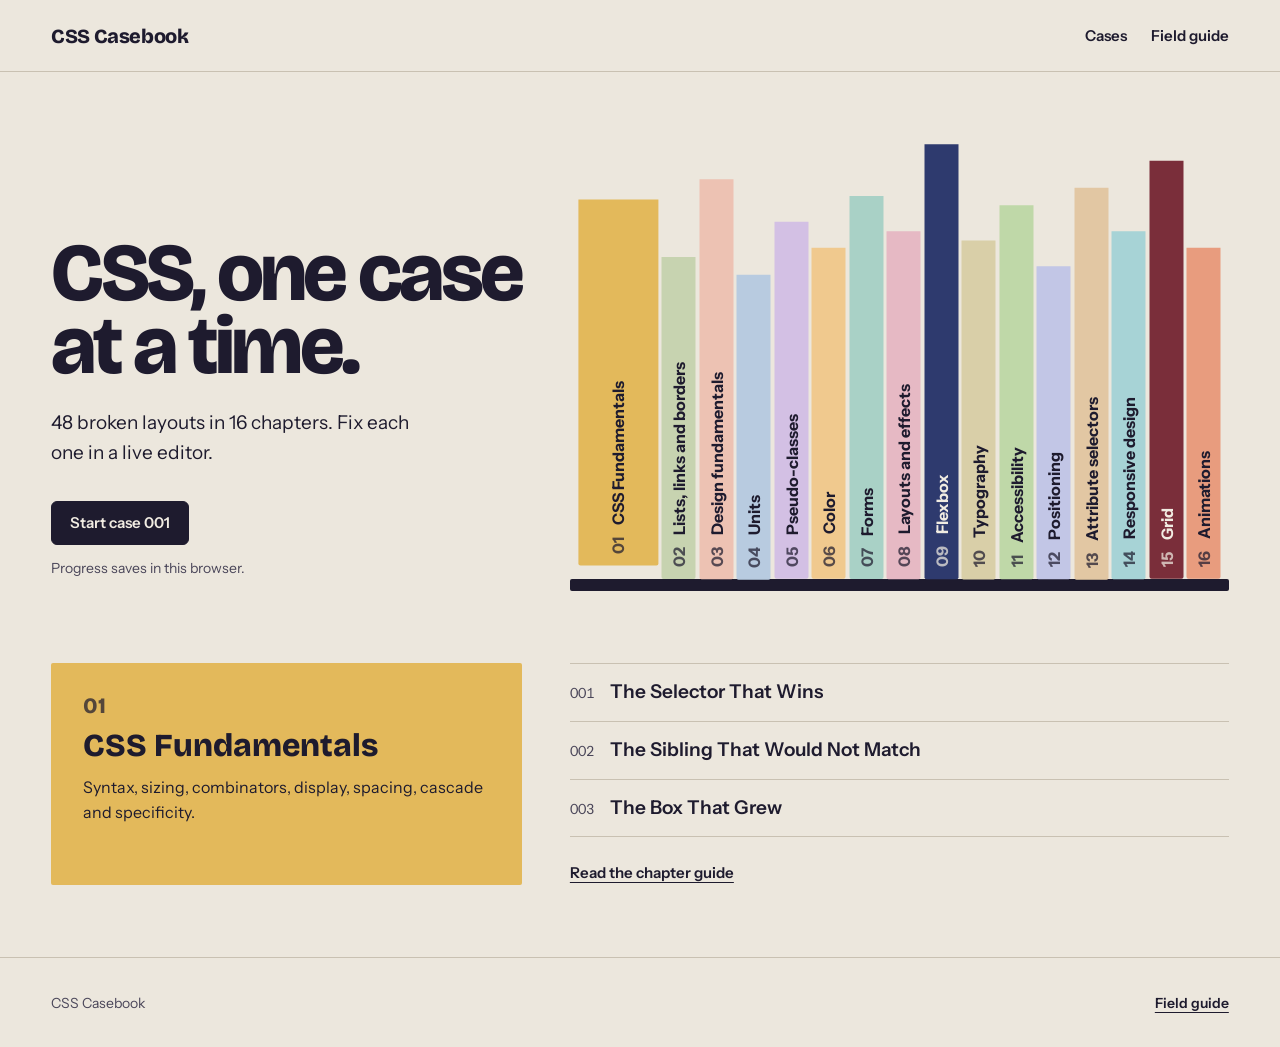
<file: index.html>
<!doctype html>
<html lang="en">
  <head>
    <meta charset="UTF-8" />
    <meta name="viewport" content="width=device-width, initial-scale=1.0" />
    <meta
      name="description"
      content="48 broken layouts in 16 chapters. Learn CSS by fixing each one in a live editor."
    />
    <title>CSS Casebook</title>
    <link rel="preconnect" href="https://fonts.googleapis.com" />
    <link rel="preconnect" href="https://fonts.gstatic.com" crossorigin />
    <link
      href="https://fonts.googleapis.com/css2?family=Bricolage+Grotesque:opsz,wght@12..96,800&family=Fragment+Mono&family=Instrument+Sans:wght@400;600&display=swap"
      rel="stylesheet"
    />
    <link rel="stylesheet" href="styles.css" />
    <link rel="stylesheet" href="shelf.css?v=1" />
  </head>
  <body class="home-page">
    <a class="skip-link" href="#main-content">Skip to content</a>
    <header class="public-header">
      <a class="brand" href="index.html">CSS Casebook</a>
      <nav aria-label="Primary navigation">
        <a href="cases.html">Cases</a><a href="field-guide.html">Field guide</a>
      </nav>
    </header>

    <main id="main-content" class="public-main">
      <section class="shelf-hero" aria-labelledby="home-title">
        <div class="shelf-intro">
          <h1 id="home-title">CSS, one case at a time.</h1>
          <p class="lead">
            48 broken layouts in 16 chapters. Fix each one in a live editor.
          </p>
          <a
            class="primary-button button-link"
            data-continue-link
            href="case.html?id=001"
            >Start case 001</a
          >
          <p class="quiet-note">Progress saves in this browser.</p>
        </div>

        <div class="shelf-wrap">
          <div class="shelf" id="shelf" role="group" aria-label="Chapters">
            <button class="spine" type="button" data-chapter="01" aria-pressed="false"><span class="spine-no">01</span><span class="spine-title">CSS Fundamentals</span></button>
            <button class="spine" type="button" data-chapter="02" aria-pressed="false"><span class="spine-no">02</span><span class="spine-title">Lists, links and borders</span></button>
            <button class="spine" type="button" data-chapter="03" aria-pressed="false"><span class="spine-no">03</span><span class="spine-title">Design fundamentals</span></button>
            <button class="spine" type="button" data-chapter="04" aria-pressed="false"><span class="spine-no">04</span><span class="spine-title">Units</span></button>
            <button class="spine" type="button" data-chapter="05" aria-pressed="false"><span class="spine-no">05</span><span class="spine-title">Pseudo-classes</span></button>
            <button class="spine" type="button" data-chapter="06" aria-pressed="false"><span class="spine-no">06</span><span class="spine-title">Color</span></button>
            <button class="spine" type="button" data-chapter="07" aria-pressed="false"><span class="spine-no">07</span><span class="spine-title">Forms</span></button>
            <button class="spine" type="button" data-chapter="08" aria-pressed="false"><span class="spine-no">08</span><span class="spine-title">Layouts and effects</span></button>
            <button class="spine" type="button" data-chapter="09" aria-pressed="false"><span class="spine-no">09</span><span class="spine-title">Flexbox</span></button>
            <button class="spine" type="button" data-chapter="10" aria-pressed="false"><span class="spine-no">10</span><span class="spine-title">Typography</span></button>
            <button class="spine" type="button" data-chapter="11" aria-pressed="false"><span class="spine-no">11</span><span class="spine-title">Accessibility</span></button>
            <button class="spine" type="button" data-chapter="12" aria-pressed="false"><span class="spine-no">12</span><span class="spine-title">Positioning</span></button>
            <button class="spine" type="button" data-chapter="13" aria-pressed="false"><span class="spine-no">13</span><span class="spine-title">Attribute selectors</span></button>
            <button class="spine" type="button" data-chapter="14" aria-pressed="false"><span class="spine-no">14</span><span class="spine-title">Responsive design</span></button>
            <button class="spine" type="button" data-chapter="15" aria-pressed="false"><span class="spine-no">15</span><span class="spine-title">Grid</span></button>
            <button class="spine" type="button" data-chapter="16" aria-pressed="false"><span class="spine-no">16</span><span class="spine-title">Animations</span></button>
          </div>
          <div class="shelf-plank" aria-hidden="true"></div>
        </div>
      </section>

      <section class="open-book" id="open-book" aria-live="polite"></section>
    </main>

    <footer class="public-footer">
      <span>CSS Casebook</span><a href="field-guide.html">Field guide</a>
    </footer>
    <script src="curriculum-data.js?v=1"></script>
    <script src="case-data.js?v=7"></script>
    <script src="progress.js?v=6"></script>
    <script src="shelf.js?v=1"></script>
  </body>
</html>
</file>
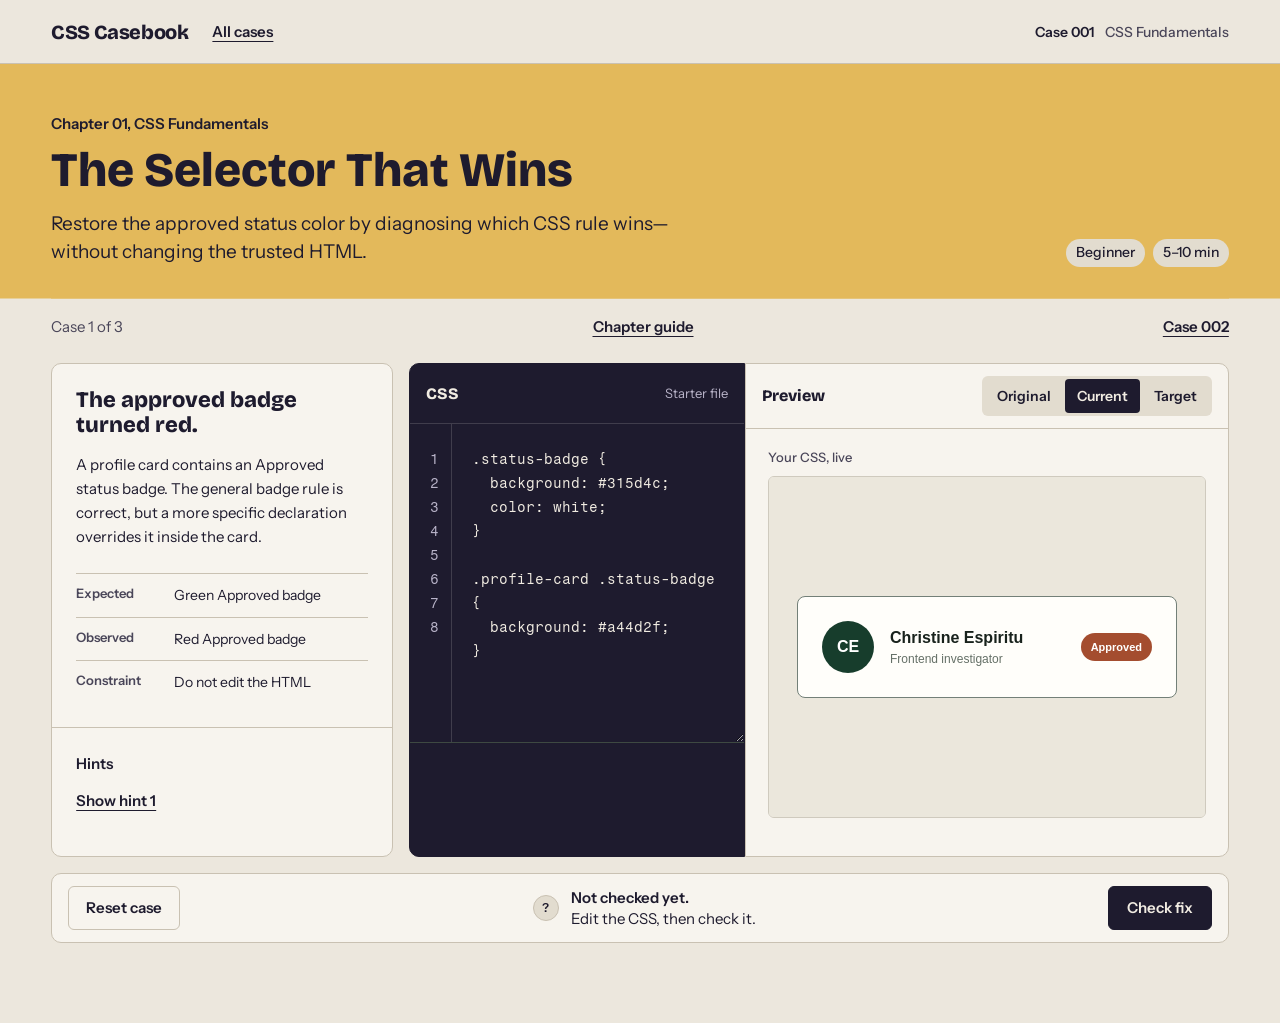
<file: case.html>
<!doctype html>
<html lang="en">
  <head>
    <meta charset="UTF-8" />
    <meta name="viewport" content="width=device-width, initial-scale=1.0" />
    <meta
      name="description"
      content="An interactive CSS Casebook debugging investigation."
    />
    <title>Case | CSS Casebook</title>
    <link rel="preconnect" href="https://fonts.googleapis.com" />
    <link rel="preconnect" href="https://fonts.gstatic.com" crossorigin />
    <link
      href="https://fonts.googleapis.com/css2?family=Bricolage+Grotesque:opsz,wght@12..96,800&family=Fragment+Mono&family=Instrument+Sans:wght@400;600&display=swap"
      rel="stylesheet"
    />
    <link rel="stylesheet" href="styles.css" />
    <link rel="stylesheet" href="shelf.css?v=1" />
  </head>
  <body>
    <a class="skip-link" href="#case-app">Skip to content</a>
    <header class="site-header">
      <a class="brand" href="index.html">CSS Casebook</a
      ><a class="back-link" href="cases.html">All cases</a>
      <p class="case-count">
        <strong id="header-case-id">Case</strong>
        <span id="header-chapter"></span>
      </p>
    </header>
    <main id="case-app" hidden>
      <section class="case-heading chapter-band" aria-labelledby="case-title">
        <div>
          <p class="band-chapter" id="band-chapter"></p>
          <h1 id="case-title"></h1>
          <p class="case-objective" id="case-objective"></p>
        </div>
        <div class="case-tags" id="case-tags" aria-label="Case details"></div>
      </section>
      <nav
        class="case-navigation"
        id="case-navigation"
        aria-label="Case navigation"
      >
        <a
          class="case-navigation-link"
          id="previous-case-link"
          href="cases.html"
          >Previous case</a
        >
        <span id="case-position">Case 1 of 3</span>
        <a
          class="case-navigation-link"
          id="chapter-overview-link"
          href="field-guide.html"
          >Chapter guide</a
        >
        <a
          class="case-navigation-link next"
          id="top-next-case-link"
          href="cases.html"
          >Next case</a
        >
      </nav>
      <nav class="mobile-tabs" aria-label="Workspace panels" role="tablist">
        <button
          class="mobile-tab is-active"
          id="editor-tab"
          role="tab"
          aria-selected="true"
          aria-controls="editor-panel"
          tabindex="0"
          data-tab="editor"
        >
          Editor</button
        ><button
          class="mobile-tab"
          id="preview-tab"
          role="tab"
          aria-selected="false"
          aria-controls="preview-panel"
          tabindex="-1"
          data-tab="preview"
        >
          Preview</button
        ><button
          class="mobile-tab"
          id="clues-tab"
          role="tab"
          aria-selected="false"
          aria-controls="clues-panel"
          tabindex="-1"
          data-tab="clues"
        >
          Brief
        </button>
      </nav>
      <div class="workspace">
        <aside
          class="case-notes mobile-panel"
          id="clues-panel"
          data-panel="clues"
          role="tabpanel"
          aria-labelledby="clues-tab"
          aria-describedby="incident-title"
          tabindex="0"
        >
          <section class="paper-section">
            <h2 id="incident-title"></h2>
            <p id="incident-text"></p>
            <dl class="evidence-list" id="evidence-list"></dl>
          </section>
          <section class="paper-section evidence-section">
            <h3 class="notes-heading">Hints</h3>
            <button class="text-button" id="hint-button" type="button">
              Show a hint
            </button>
            <div id="hints" class="hints" aria-live="polite"></div>
            <button
              class="text-button hide-hints"
              id="hide-hints"
              type="button"
              hidden
            >
              Hide hints
            </button>
          </section>
        </aside>
        <div class="workbench">
          <section
            class="editor-card mobile-panel is-active"
            id="editor-panel"
            data-panel="editor"
            role="tabpanel"
            aria-labelledby="editor-tab"
            aria-describedby="editor-title"
            tabindex="0"
          >
            <header class="panel-header">
              <h2 id="editor-title">CSS</h2>
              <span class="draft-status" id="draft-status">Starter file</span>
            </header>
            <div class="code-shell">
              <div
                class="line-numbers"
                id="line-numbers"
                aria-hidden="true"
              ></div>
              <textarea
                id="css-editor"
                aria-label="Edit the case CSS"
                aria-describedby="editor-help"
                spellcheck="false"
                autocomplete="off"
              ></textarea>
            </div>
            <p class="editor-help visually-hidden" id="editor-help">
              Tab moves to the next control. Type two spaces to indent.
            </p>
            <p class="syntax-message" id="syntax-message" role="status"></p>
          </section>
          <section
            class="preview-card mobile-panel"
            id="preview-panel"
            data-panel="preview"
            role="tabpanel"
            aria-labelledby="preview-tab"
            aria-describedby="preview-title"
            tabindex="0"
          >
            <header class="panel-header preview-header">
              <h2 id="preview-title">Preview</h2>
              <div
                class="view-switcher"
                role="group"
                aria-label="Preview version"
              >
                <button type="button" data-view="original">Original</button
                ><button class="is-active" type="button" data-view="current">
                  Current</button
                ><button type="button" data-view="target">Target</button>
              </div>
            </header>
            <div class="preview-wrap">
              <p class="preview-caption" id="preview-caption">
                Your CSS, live
              </p>
              <div
                class="preview-stage iframe-preview-stage"
                id="preview-stage"
              >
                <iframe
                  id="case-preview"
                  title="Current rendered case preview"
                  sandbox="allow-same-origin"
                ></iframe>
              </div>
            </div>
          </section>
        </div>
      </div>
      <section class="action-bar" aria-label="Case actions">
        <button class="secondary-button" id="reset-button" type="button">
          Reset case
        </button>
        <div
          class="validation-message"
          id="validation-message"
          role="status"
          aria-live="polite"
        >
          <span class="status-mark" aria-hidden="true">?</span>
          <p><strong>Not checked yet.</strong> Edit the CSS, then check it.</p>
        </div>
        <button class="primary-button" id="check-button" type="button">
          Check fix
        </button>
      </section>
      <section
        class="resolution"
        id="resolution"
        hidden
        aria-labelledby="resolution-title"
      >
        <header class="resolution-header">
          <p id="closed-label"></p>
          <h2 id="resolution-title">Fixed</h2>
        </header>
        <div class="resolution-grid">
          <div>
            <h3>Why it broke</h3>
            <p id="root-cause"></p>
          </div>
          <div>
            <h3>Remember</h3>
            <p id="remember"></p>
          </div>
        </div>
        <div class="solution-compare">
          <div>
            <h3>Your CSS</h3>
            <pre id="submitted-solution"></pre>
          </div>
          <div>
            <h3>Suggested CSS</h3>
            <pre id="recommended-solution"></pre>
          </div>
        </div>
        <div class="concept-check">
          <h3 id="concept-question"></h3>
          <div class="choice-row" id="concept-choices"></div>
          <p id="concept-feedback" aria-live="polite"></p>
        </div>
        <footer class="resolution-actions">
          <button class="secondary-button" id="replay-button" type="button">
            Replay case
          </button>
          <div class="resolution-next-actions">
            <a class="secondary-button button-link" id="guide-link"></a
            ><a class="primary-button button-link" id="next-case-link" hidden
              >Next case</a
            >
          </div>
        </footer>
      </section>
    </main>
    <section class="case-error" id="case-error" hidden>
      <h1>There's no case with that number</h1>
      <a class="primary-button button-link" href="cases.html">See all cases</a>
    </section>
    <dialog id="reset-dialog">
      <form method="dialog">
        <h2>Discard your edits?</h2>
        <p>The starter CSS comes back. Hints and progress stay.</p>
        <div class="dialog-actions">
          <button value="cancel" class="secondary-button">Keep editing</button
          ><button value="confirm" class="danger-button">Discard edits</button>
        </div>
      </form>
    </dialog>
    <script src="curriculum-data.js?v=1"></script>
    <script src="progress.js?v=6"></script>
    <script src="case-data.js?v=7"></script>
    <script src="case-engine.js?v=14"></script>
  </body>
</html>
</file>
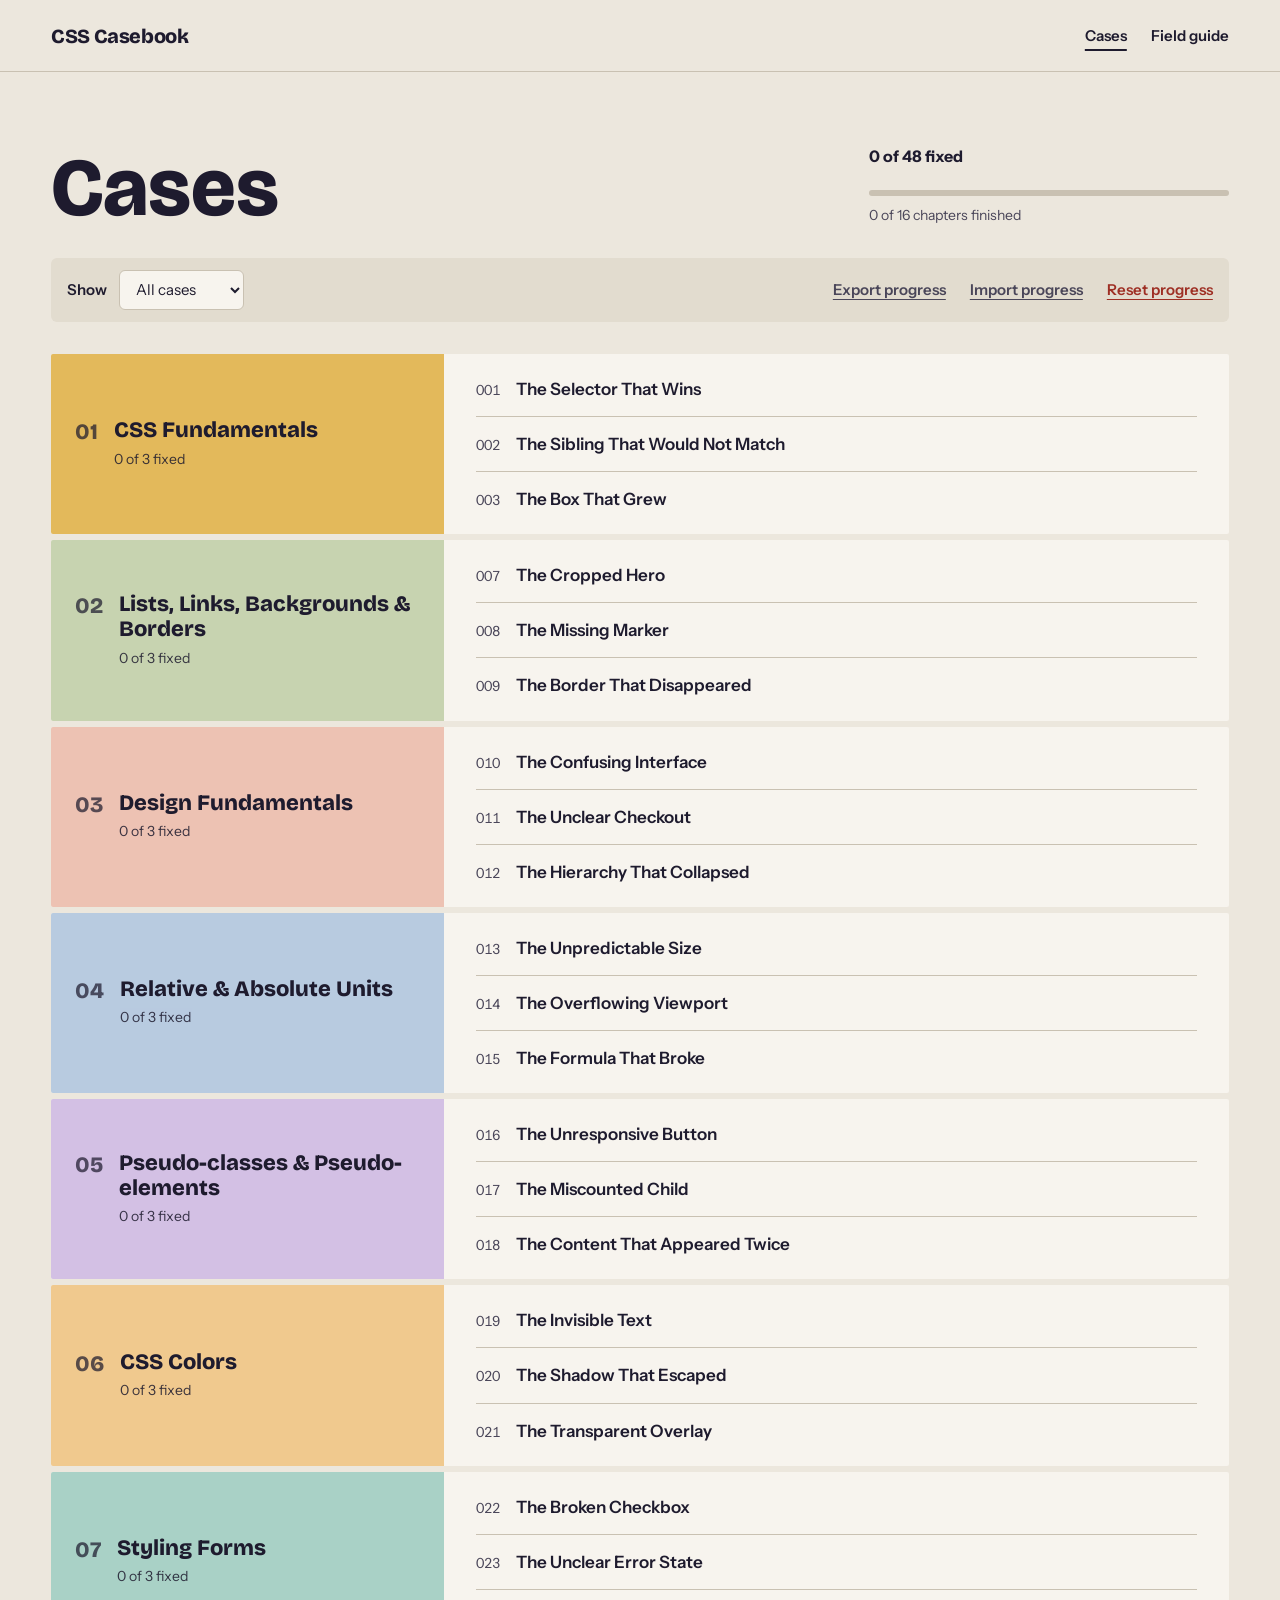
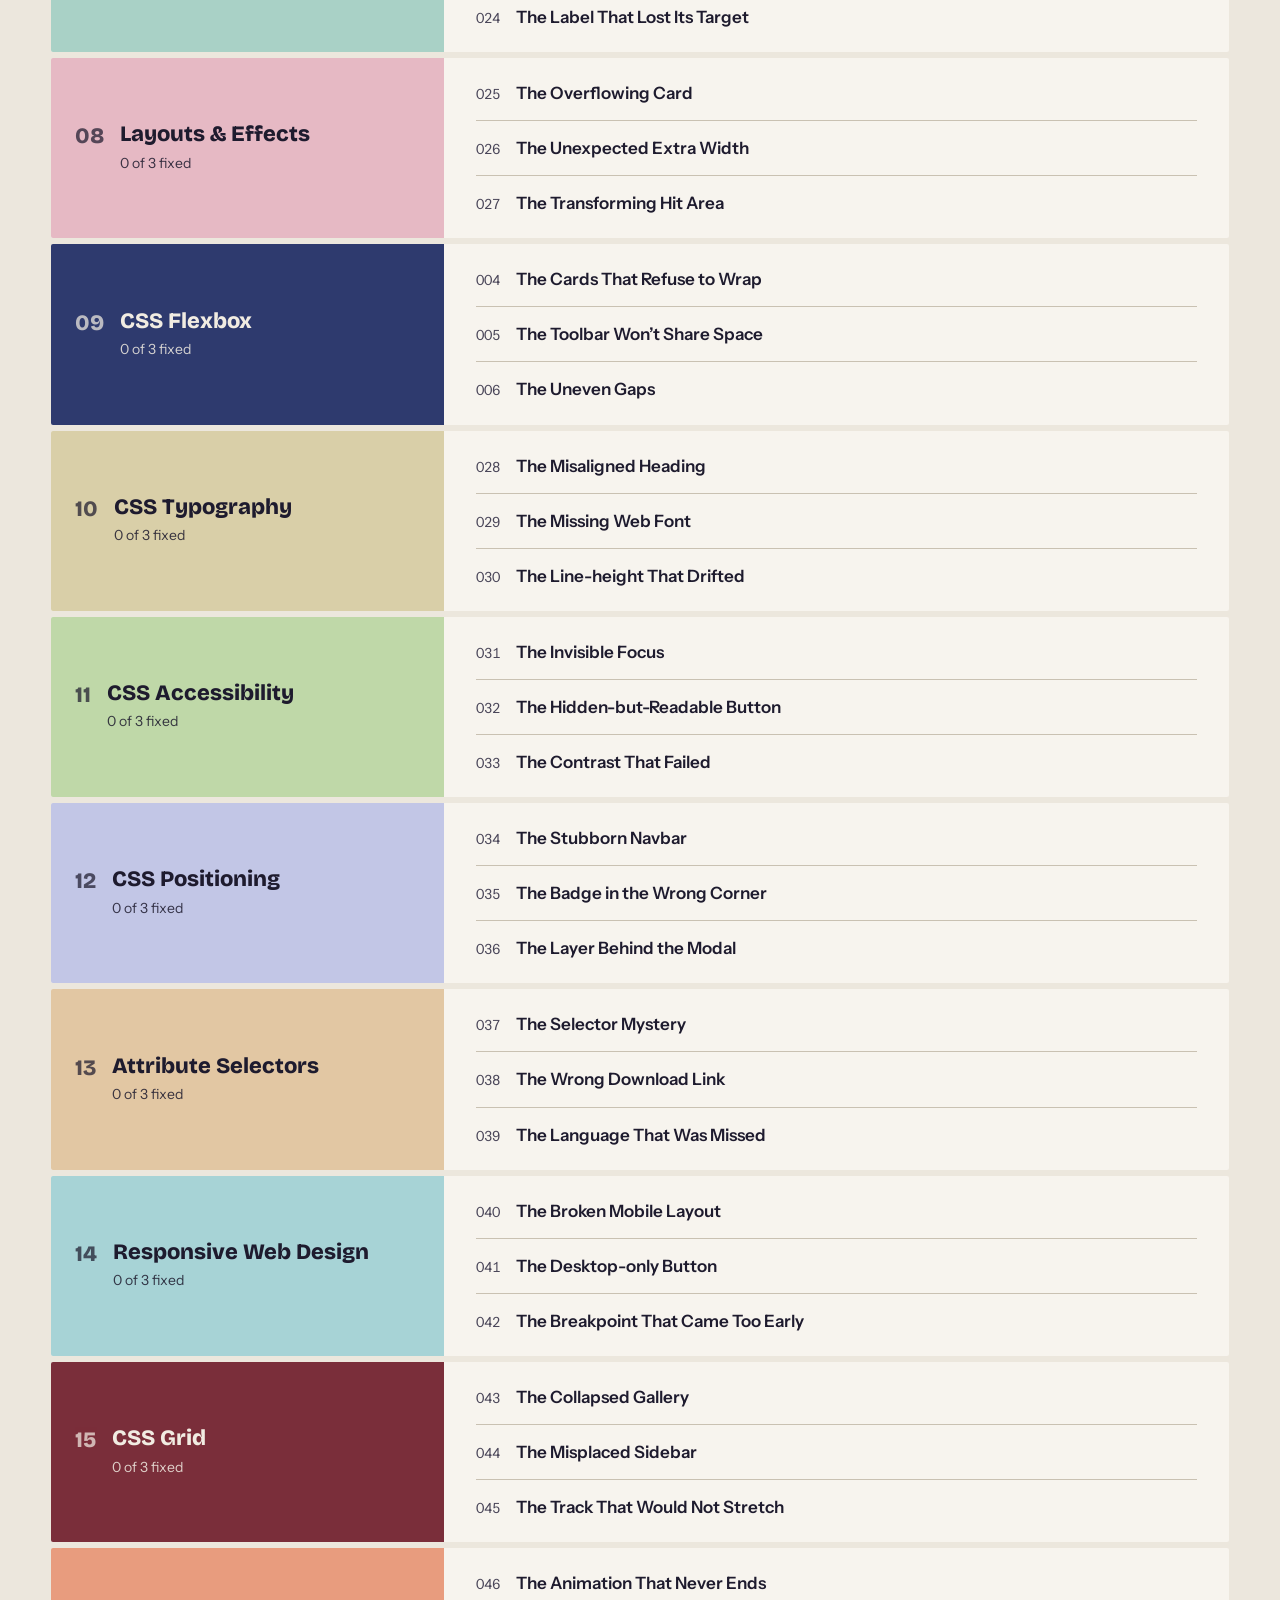
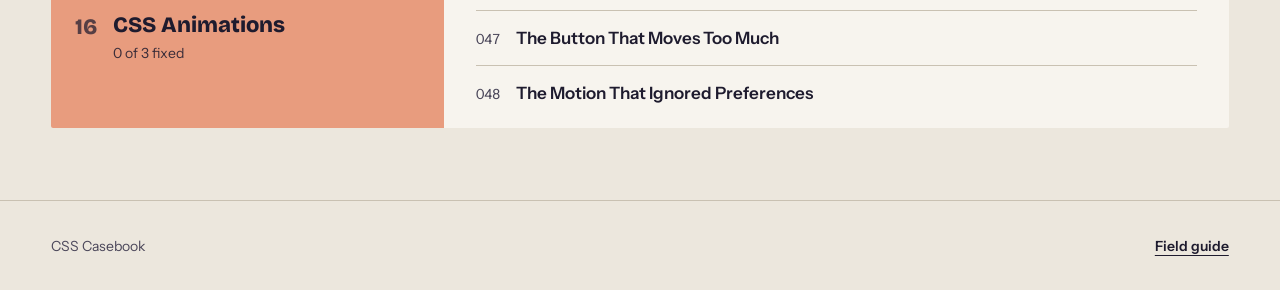
<file: cases.html>
<!doctype html>
<html lang="en">
  <head>
    <meta charset="UTF-8" />
    <meta name="viewport" content="width=device-width, initial-scale=1.0" />
    <meta
      name="description"
      content="All 48 CSS Casebook cases, grouped into 16 chapters."
    />
    <title>Cases | CSS Casebook</title>
    <link rel="preconnect" href="https://fonts.googleapis.com" />
    <link rel="preconnect" href="https://fonts.gstatic.com" crossorigin />
    <link
      href="https://fonts.googleapis.com/css2?family=Bricolage+Grotesque:opsz,wght@12..96,800&family=Fragment+Mono&family=Instrument+Sans:wght@400;600&display=swap"
      rel="stylesheet"
    />
    <link rel="stylesheet" href="styles.css" />
    <link rel="stylesheet" href="shelf.css?v=1" />
  </head>
  <body>
    <a class="skip-link" href="#main-content">Skip to content</a>
    <header class="public-header">
      <a class="brand" href="index.html">CSS Casebook</a>
      <nav aria-label="Primary navigation">
        <a class="is-current" aria-current="page" href="cases.html">Cases</a
        ><a href="field-guide.html">Field guide</a>
      </nav>
    </header>
    <main id="main-content" class="public-main library-page">
      <header class="library-head">
        <h1>Cases</h1>
        <div class="library-progress" aria-label="Your progress">
          <strong data-progress-count>0 of 48 fixed</strong>
          <div
            class="progress-bar"
            data-progress-bar
            role="progressbar"
            aria-label="Cases fixed"
            aria-valuemin="0"
            aria-valuemax="100"
            aria-valuenow="0"
          >
            <i></i>
          </div>
          <span data-chapter-progress>0 of 16 chapters finished</span>
        </div>
      </header>
      <div class="library-tools">
        <label
          >Show
          <select id="collection-filter">
            <option value="all">All cases</option>
            <option value="in-progress">Started</option>
            <option value="completed">Fixed</option>
            <option value="not-started">Not started</option>
          </select></label
        >
        <div class="progress-actions" aria-label="Progress file">
          <button class="text-button" id="export-progress" type="button">
            Export progress
          </button>
          <button class="text-button" id="import-progress" type="button">
            Import progress
          </button>
          <button class="text-button is-danger" id="reset-progress" type="button">
            Reset progress
          </button>
          <input id="progress-file" type="file" accept="application/json" hidden />
        </div>
      </div>
      <p
        class="library-results visually-hidden"
        id="library-results"
        role="status"
        aria-live="polite"
      ></p>
      <section class="book-stack" id="case-library" aria-label="Chapters"></section>
    </main>
    <footer class="public-footer">
      <span>CSS Casebook</span><a href="field-guide.html">Field guide</a>
    </footer>
    <script src="curriculum-data.js?v=1"></script>
    <script src="case-data.js?v=7"></script>
    <script src="progress.js?v=6"></script>
    <script src="library.js?v=7"></script>
  </body>
</html>
</file>
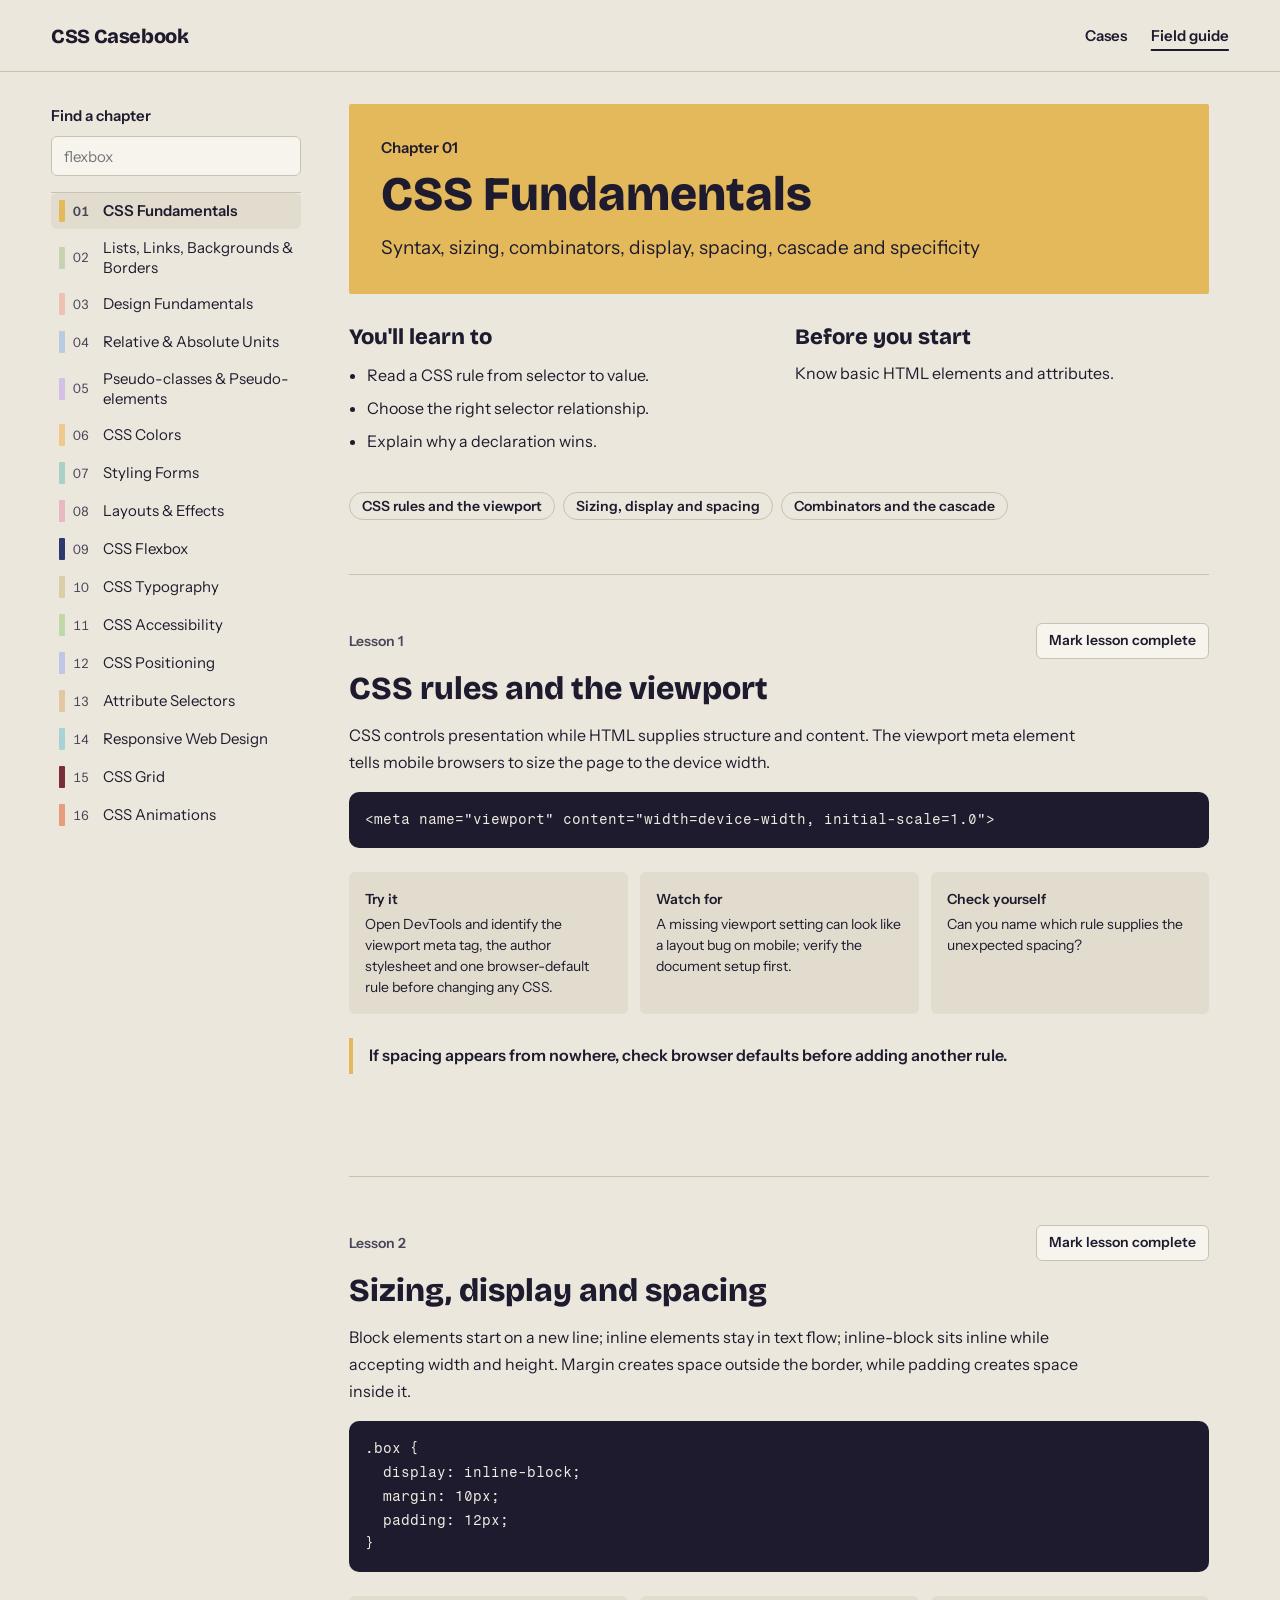
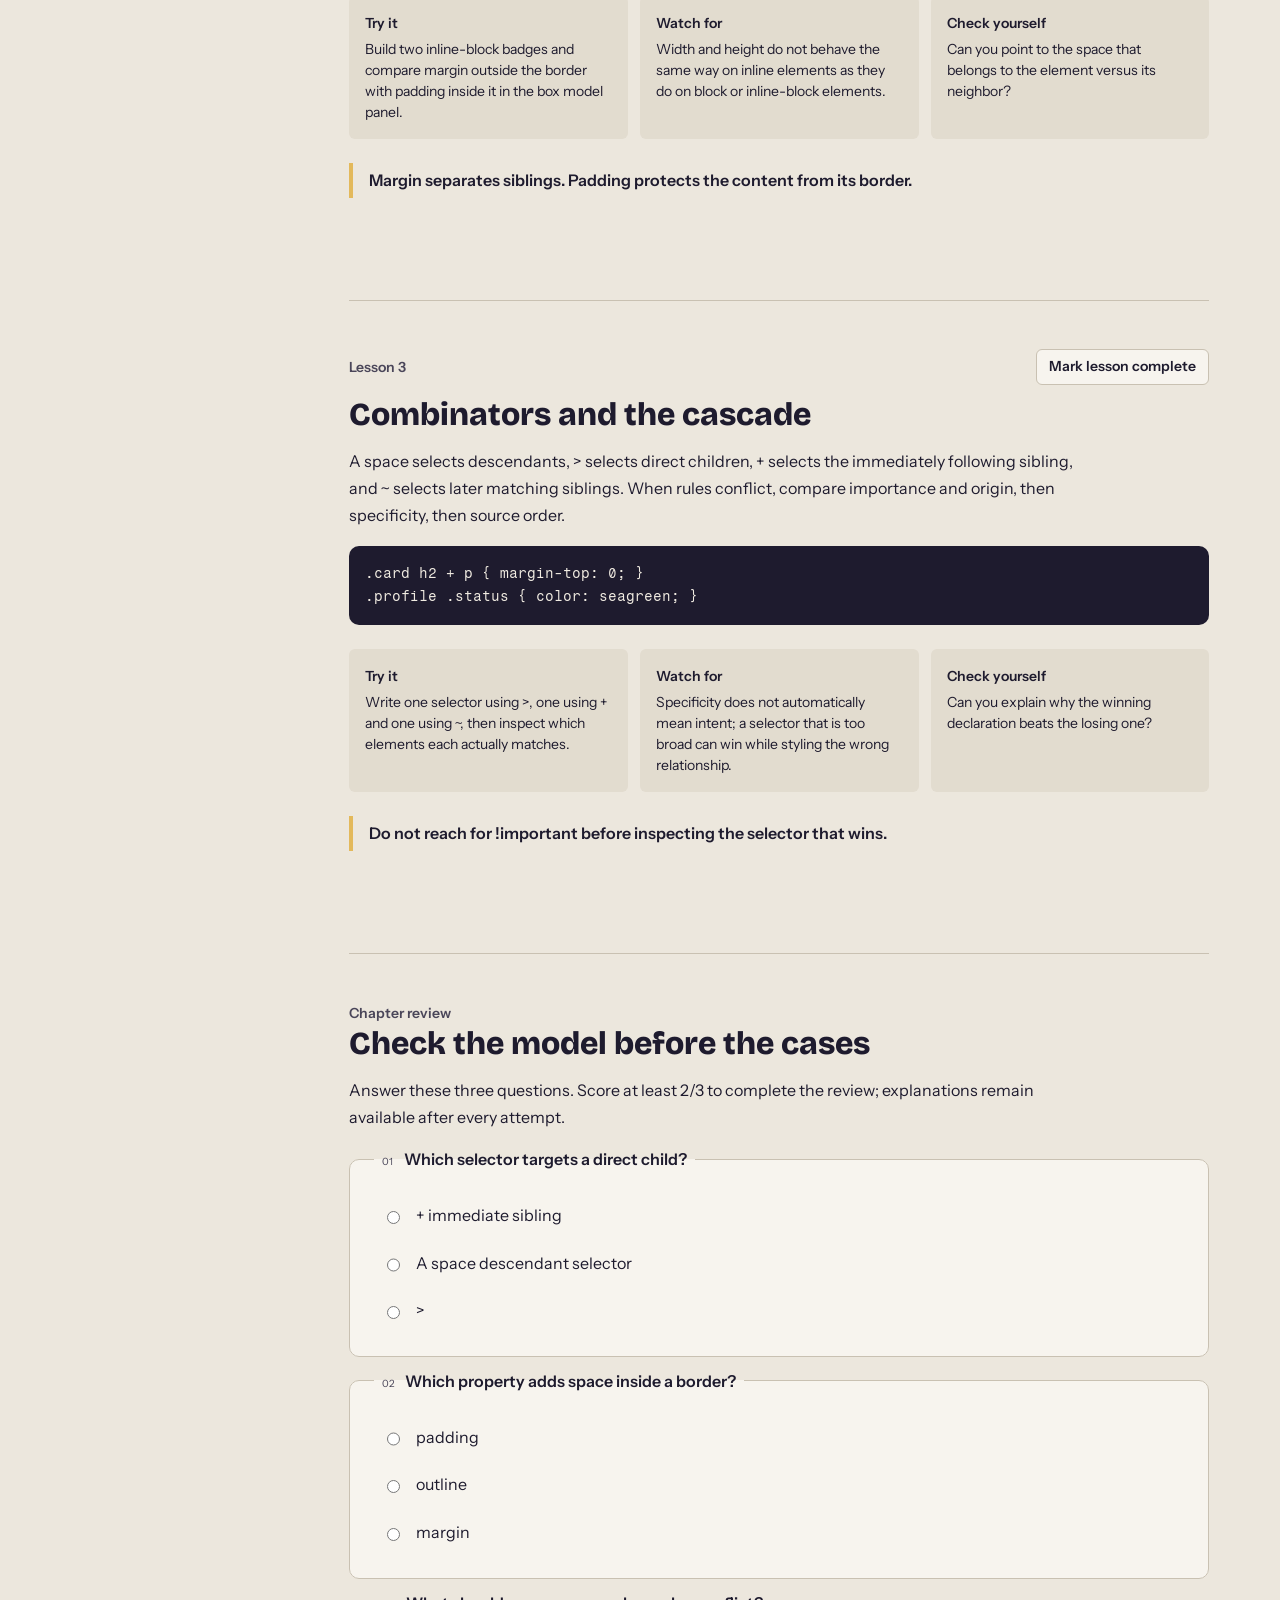
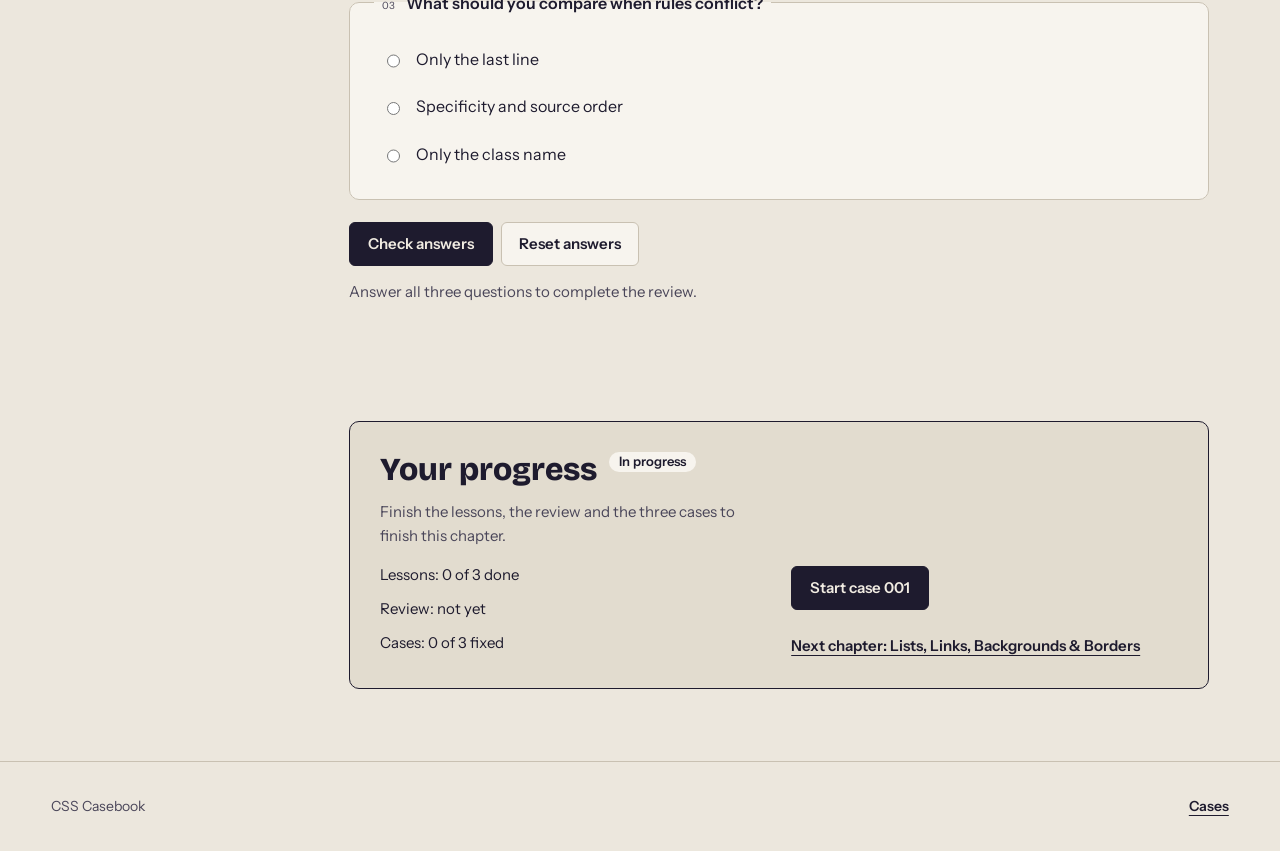
<file: field-guide.html>
<!doctype html>
<html lang="en">
  <head>
    <meta charset="UTF-8" />
    <meta name="viewport" content="width=device-width, initial-scale=1.0" />
    <meta
      name="description"
      content="Short CSS lessons for each CSS Casebook chapter."
    />
    <title>Field Guide | CSS Casebook</title>
    <link rel="preconnect" href="https://fonts.googleapis.com" />
    <link rel="preconnect" href="https://fonts.gstatic.com" crossorigin />
    <link
      href="https://fonts.googleapis.com/css2?family=Bricolage+Grotesque:opsz,wght@12..96,800&family=Fragment+Mono&family=Instrument+Sans:wght@400;600&display=swap"
      rel="stylesheet"
    />
    <link rel="stylesheet" href="styles.css" />
    <link rel="stylesheet" href="shelf.css?v=1" />
  </head>
  <body>
    <a class="skip-link" href="#main-content">Skip to content</a>
    <header class="public-header">
      <a class="brand" href="index.html">CSS Casebook</a>
      <nav aria-label="Primary navigation">
        <a href="cases.html">Cases</a
        ><a class="is-current" aria-current="page" href="field-guide.html"
          >Field guide</a
        >
      </nav>
    </header>
    <main id="main-content" class="guide-layout public-main">
      <aside class="guide-index">
        <label for="guide-search">Find a chapter</label
        ><input id="guide-search" type="search" placeholder="flexbox" />
        <nav id="guide-nav" aria-label="Field Guide collections"></nav>
      </aside>
      <article class="guide-article" id="guide-article">
        <h1>Loading…</h1>
      </article>
    </main>
    <footer class="public-footer">
      <span>CSS Casebook</span><a href="cases.html">Cases</a>
    </footer>
    <script src="curriculum-data.js?v=1"></script>
    <script src="case-data.js?v=7"></script>
    <script src="progress.js?v=6"></script>
    <script src="field-guide.js?v=5"></script>
    <script src="flexbox-lab.js?v=3"></script>
  </body>
</html>
</file>
<file: styles.css>
:root {
  --ink: #18221c;
  --muted: #657067;
  --paper: #f5f3eb;
  --paper-deep: #e7e1d4;
  --white: #fffefa;
  --green: #315d4c;
  --green-dark: #173d2c;
  --green-pale: #dbe7dc;
  --rust: #a44d2f;
  --line: #bdb9ac;
  --shadow: 0 18px 50px rgba(31, 44, 35, 0.09);
}

* {
  box-sizing: border-box;
}
html {
  scroll-behavior: smooth;
}
body {
  margin: 0;
  color: var(--ink);
  background: var(--paper);
  font-family: "DM Sans", sans-serif;
}
button,
textarea {
  font: inherit;
}
button {
  color: inherit;
}
button:focus-visible,
textarea:focus-visible,
input:focus-visible,
select:focus-visible,
textarea:focus-visible,
a:focus-visible {
  outline: 3px solid #d59a45;
  outline-offset: 3px;
}

.site-header {
  height: 68px;
  border-bottom: 1px solid var(--line);
  display: grid;
  grid-template-columns: 1fr auto 1fr;
  align-items: center;
  padding: 0 clamp(20px, 4vw, 64px);
  background: rgba(244, 241, 232, 0.94);
  position: sticky;
  top: 0;
  z-index: 10;
  backdrop-filter: blur(10px);
}
.brand {
  display: flex;
  align-items: center;
  gap: 11px;
  color: var(--ink);
  text-decoration: none;
  font-weight: 700;
  letter-spacing: -0.02em;
}
.brand-mark {
  display: grid;
  place-items: center;
  width: 34px;
  height: 34px;
  color: var(--white);
  background: var(--green-dark);
  border-radius: 50%;
  font:
    500 11px/1 "JetBrains Mono",
    monospace;
  letter-spacing: 0.08em;
}
.back-link {
  color: var(--ink);
  font-size: 13px;
  text-underline-offset: 4px;
}
.case-count {
  justify-self: end;
  margin: 0;
  font:
    500 12px/1 "JetBrains Mono",
    monospace;
  text-transform: uppercase;
  letter-spacing: 0.08em;
}
.case-count strong {
  font-weight: 500;
}
.case-count span {
  color: var(--muted);
}

main {
  width: min(1440px, 100%);
  margin: 0 auto;
  padding: 54px clamp(20px, 4vw, 64px) 80px;
}
.case-heading {
  display: flex;
  align-items: end;
  justify-content: space-between;
  gap: 24px;
}
.eyebrow,
.panel-label {
  margin: 0 0 9px;
  color: var(--green);
  font:
    500 11px/1.2 "JetBrains Mono",
    monospace;
  letter-spacing: 0.13em;
  text-transform: uppercase;
}
h1 {
  margin: 0;
  font:
    600 clamp(42px, 5vw, 72px)/0.95 "Fraunces",
    serif;
  letter-spacing: -0.04em;
}
.case-tags {
  display: flex;
  flex-wrap: wrap;
  justify-content: end;
  gap: 8px;
}
.case-tags span {
  padding: 8px 12px;
  border: 1px solid var(--line);
  border-radius: 100px;
  font:
    500 11px/1 "JetBrains Mono",
    monospace;
  text-transform: uppercase;
  letter-spacing: 0.07em;
  background: rgba(255, 255, 255, 0.3);
}
.objective-strip {
  margin: 38px 0 24px;
  min-height: 64px;
  display: flex;
  align-items: center;
  gap: 20px;
  padding: 14px 20px;
  color: var(--white);
  background: var(--green-dark);
}
.objective-strip span {
  flex: 0 0 auto;
  color: #bdd1c2;
  font:
    500 10px/1 "JetBrains Mono",
    monospace;
  letter-spacing: 0.13em;
  text-transform: uppercase;
}
.objective-strip p {
  margin: 0;
  font-size: 14px;
  line-height: 1.45;
}
.investigation-method {
  display: flex;
  flex-wrap: wrap;
  gap: 8px 16px;
  margin: 10px 0 0;
  color: var(--muted);
  font-size: 12px;
}
.investigation-method strong {
  color: var(--green);
  font-family: "JetBrains Mono", monospace;
  font-size: 10px;
  letter-spacing: 0.08em;
  text-transform: uppercase;
}
.investigation-method code {
  color: var(--green-dark);
  font-family: "JetBrains Mono", monospace;
}

.workspace {
  display: grid;
  grid-template-columns: minmax(250px, 29%) 1fr;
  gap: 24px;
  align-items: stretch;
}
.case-notes,
.editor-card,
.preview-card {
  border: 1px solid var(--line);
  background: var(--white);
  box-shadow: var(--shadow);
}
.case-notes {
  background-image: repeating-linear-gradient(
    0deg,
    transparent,
    transparent 28px,
    rgba(40, 58, 45, 0.045) 29px
  );
}
.paper-section {
  padding: 28px;
}
.paper-section + .paper-section {
  border-top: 1px dashed var(--line);
}
.section-kicker {
  display: flex;
  align-items: center;
  gap: 9px;
  margin: 0 0 17px;
  color: var(--green);
  font:
    500 10px/1.2 "JetBrains Mono",
    monospace;
  letter-spacing: 0.1em;
  text-transform: uppercase;
}
.section-kicker span {
  display: grid;
  place-items: center;
  width: 23px;
  height: 23px;
  color: var(--white);
  background: var(--green);
  border-radius: 50%;
}
.paper-section h2 {
  margin: 0 0 15px;
  font:
    600 27px/1.05 "Fraunces",
    serif;
}
.paper-section > p {
  color: #4f5951;
  font-size: 14px;
  line-height: 1.65;
}
.evidence-list {
  margin: 28px 0 0;
}
.evidence-list div {
  display: grid;
  grid-template-columns: 78px 1fr;
  gap: 10px;
  padding: 10px 0;
  border-top: 1px solid #ddd8cc;
}
.evidence-list dt {
  color: var(--muted);
  font:
    500 10px/1.5 "JetBrains Mono",
    monospace;
  text-transform: uppercase;
  letter-spacing: 0.06em;
}
.evidence-list dd {
  margin: 0;
  font-size: 13px;
}
.text-button {
  padding: 0 0 4px;
  border: 0;
  border-bottom: 1px solid currentColor;
  background: none;
  font-weight: 700;
  font-size: 13px;
  cursor: pointer;
}
.text-button:hover {
  color: var(--green);
}
.hints {
  margin-top: 18px;
}
.hint {
  border-left: 3px solid var(--green);
  padding: 2px 0 2px 13px;
  margin: 0 0 17px;
}
.hint strong {
  display: block;
  margin-bottom: 5px;
  color: var(--green);
  font:
    500 10px/1.2 "JetBrains Mono",
    monospace;
  text-transform: uppercase;
  letter-spacing: 0.08em;
}
.hint p {
  margin: 0;
  font-size: 13px;
  line-height: 1.5;
}
.hide-hints {
  margin-top: 5px;
  color: var(--muted);
  font-weight: 500;
}

.workbench {
  display: grid;
  grid-template-columns: minmax(330px, 0.82fr) minmax(390px, 1.18fr);
  min-width: 0;
}
.editor-card {
  border-right: 0;
  background: #1c2620;
  color: #edf0ea;
}
.preview-card {
  min-width: 0;
}
.panel-header {
  min-height: 82px;
  display: flex;
  align-items: center;
  justify-content: space-between;
  gap: 14px;
  padding: 18px 22px;
  border-bottom: 1px solid var(--line);
}
.editor-card .panel-header {
  border-color: #48534c;
}
.panel-header h2 {
  margin: 0;
  font:
    600 16px/1.2 "DM Sans",
    sans-serif;
}
.panel-label {
  margin-bottom: 6px;
  color: #8ea397;
}
.draft-status {
  color: #aab6ad;
  font:
    400 10px/1 "JetBrains Mono",
    monospace;
  text-transform: uppercase;
}
.code-shell {
  display: grid;
  grid-template-columns: 42px 1fr;
  min-height: 318px;
}
.line-numbers {
  padding: 24px 12px;
  color: #65736a;
  border-right: 1px solid #3e4942;
  text-align: right;
  font:
    400 14px/1.72 "JetBrains Mono",
    monospace;
  user-select: none;
}
#css-editor {
  width: 100%;
  min-height: 318px;
  resize: vertical;
  padding: 24px 20px;
  border: 0;
  color: #e2e9e3;
  background: transparent;
  font:
    400 14px/1.72 "JetBrains Mono",
    monospace;
  tab-size: 2;
}
#css-editor:focus {
  outline: 0;
  box-shadow: inset 0 0 0 2px #d59a45;
}
.syntax-message {
  min-height: 42px;
  margin: 0;
  padding: 12px 20px;
  border-top: 1px solid #3e4942;
  color: #e6b793;
  font:
    12px/1.4 "JetBrains Mono",
    monospace;
}

.preview-header {
  flex-wrap: wrap;
}
.view-switcher {
  display: flex;
  padding: 3px;
  background: var(--paper-deep);
  border-radius: 3px;
}
.view-switcher button {
  padding: 7px 9px;
  border: 0;
  background: transparent;
  font:
    500 10px/1 "JetBrains Mono",
    monospace;
  text-transform: uppercase;
  cursor: pointer;
}
.view-switcher button.is-active {
  color: white;
  background: var(--green);
}
.preview-wrap {
  padding: 22px;
}
.preview-caption {
  margin: 0 0 12px;
  color: var(--muted);
  font:
    500 10px/1 "JetBrains Mono",
    monospace;
  letter-spacing: 0.05em;
  text-transform: uppercase;
}
.preview-stage {
  min-height: 290px;
  display: grid;
  place-items: center;
  padding: 28px;
  overflow: auto;
  border: 1px solid #cfcabe;
  background-color: #ebe7dc;
  background-image:
    linear-gradient(rgba(49, 91, 71, 0.055) 1px, transparent 1px),
    linear-gradient(90deg, rgba(49, 91, 71, 0.055) 1px, transparent 1px);
  background-size: 20px 20px;
}
.iframe-preview-stage {
  display: block;
  padding: 0;
  overflow: hidden;
}
#case-preview {
  display: block;
  width: 100%;
  min-height: 340px;
  border: 0;
  background: #ebe7dc;
}
.demo-container {
  width: min(100%, 510px);
  min-height: 180px;
  border: 1px dashed #738078;
  background: rgba(255, 253, 247, 0.8);
}
.demo-card {
  width: 112px;
  min-height: 92px;
  padding: 13px;
  border: 1px solid #5c6d62;
  background: #fdfbf4;
  box-shadow: 3px 3px 0 rgba(49, 91, 71, 0.14);
}
.demo-card span {
  color: var(--rust);
  font:
    500 9px/1 "JetBrains Mono",
    monospace;
}
.demo-card strong,
.demo-card small {
  display: block;
}
.demo-card strong {
  margin: 15px 0 4px;
  font:
    600 18px/1 "Fraunces",
    serif;
}
.demo-card small {
  color: var(--muted);
  font-size: 10px;
}
.navigation-preview-stage {
  min-height: 290px;
}
.nav-demo-container {
  width: min(100%, 570px);
  min-height: 96px;
  align-items: center;
  padding: 20px;
  border: 1px dashed #738078;
  background: rgba(255, 253, 247, 0.86);
}
.demo-nav-link {
  flex: 0 0 auto;
  padding: 10px 12px;
  color: var(--green-dark);
  border-bottom: 2px solid transparent;
  font-size: 12px;
  font-weight: 700;
  text-decoration: none;
  white-space: nowrap;
}
.demo-nav-link:hover {
  border-bottom-color: var(--green);
}

.action-bar {
  display: grid;
  grid-template-columns: auto 1fr auto;
  gap: 20px;
  align-items: center;
  margin-top: 22px;
  padding: 16px 18px;
  border: 1px solid var(--line);
  background: var(--white);
  box-shadow: var(--shadow);
}
.primary-button,
.secondary-button,
.danger-button {
  min-height: 44px;
  padding: 0 18px;
  border: 1px solid var(--ink);
  font-weight: 700;
  font-size: 13px;
  cursor: pointer;
}
.primary-button {
  color: white;
  background: var(--green-dark);
}
.primary-button:not(:disabled):hover {
  background: var(--green);
}
.secondary-button {
  background: transparent;
}
.secondary-button:hover {
  background: var(--paper-deep);
}
.danger-button {
  color: white;
  border-color: var(--rust);
  background: var(--rust);
}
button:disabled {
  opacity: 0.5;
  cursor: not-allowed;
}
.validation-message {
  display: flex;
  gap: 12px;
  align-items: center;
  justify-content: center;
}
.validation-message p {
  margin: 0;
  font-size: 13px;
  line-height: 1.4;
}
.validation-message strong {
  display: block;
}
.status-mark {
  flex: 0 0 auto;
  display: grid;
  place-items: center;
  width: 29px;
  height: 29px;
  border: 1px solid var(--line);
  border-radius: 50%;
  font:
    500 12px/1 "JetBrains Mono",
    monospace;
}
.validation-message.is-error .status-mark {
  color: white;
  border-color: var(--rust);
  background: var(--rust);
}
.validation-message.is-success .status-mark {
  color: white;
  border-color: var(--green);
  background: var(--green);
}

.resolution {
  margin-top: 36px;
  border: 1px solid var(--line);
  background: var(--white);
  box-shadow: var(--shadow);
}
.resolution-header {
  padding: 34px;
  color: white;
  background: var(--green-dark);
}
.resolution-header p {
  margin: 0 0 7px;
  color: #bad0c0;
  font:
    500 11px/1 "JetBrains Mono",
    monospace;
  text-transform: uppercase;
  letter-spacing: 0.1em;
}
.resolution-header h2 {
  margin: 0;
  font:
    600 40px/1 "Fraunces",
    serif;
}
.resolution-grid {
  display: grid;
  grid-template-columns: 1fr 1fr;
}
.resolution-grid > div {
  padding: 30px 34px;
}
.resolution-grid > div + div {
  border-left: 1px solid var(--line);
}
.resolution-grid p:last-child {
  margin: 0;
  line-height: 1.65;
}
code,
pre {
  font-family: "JetBrains Mono", monospace;
}
.solution-compare {
  display: grid;
  grid-template-columns: 1fr 1fr;
  border-top: 1px solid var(--line);
  border-bottom: 1px solid var(--line);
}
.solution-compare > div {
  min-width: 0;
  padding: 28px 34px;
}
.solution-compare > div + div {
  border-left: 1px solid var(--line);
}
.solution-compare h3 {
  margin: 0 0 14px;
  font-size: 13px;
}
.solution-compare pre {
  min-height: 150px;
  margin: 0;
  padding: 18px;
  overflow: auto;
  color: #ecf1ed;
  background: #1c2620;
  font-size: 12px;
  line-height: 1.6;
  white-space: pre-wrap;
}
.concept-check {
  padding: 30px 34px;
}
.concept-check h3 {
  font:
    600 22px/1.25 "Fraunces",
    serif;
}
.choice-row {
  display: flex;
  gap: 10px;
}
.choice-row button {
  min-width: 120px;
  padding: 10px 16px;
  border: 1px solid var(--line);
  background: var(--paper);
  cursor: pointer;
}
#concept-feedback {
  min-height: 20px;
  margin-bottom: 0;
  font-size: 13px;
}
.resolution-actions {
  display: flex;
  justify-content: space-between;
  padding: 22px 34px;
  border-top: 1px solid var(--line);
}
.resolution-next-actions {
  display: flex;
  gap: 10px;
  justify-content: flex-end;
}

.mobile-tabs {
  display: none;
}
dialog {
  width: min(460px, calc(100% - 32px));
  padding: 0;
  border: 1px solid var(--line);
  color: var(--ink);
  background: var(--white);
  box-shadow: 0 25px 80px rgba(0, 0, 0, 0.25);
}
dialog::backdrop {
  background: rgba(13, 25, 18, 0.62);
  backdrop-filter: blur(2px);
}
dialog form {
  padding: 30px;
}
dialog h2 {
  margin: 0 0 12px;
  font:
    600 30px/1 "Fraunces",
    serif;
}
.case-error {
  width: min(680px, calc(100% - 40px));
  margin: 90px auto;
  padding: 44px;
  border: 1px solid var(--line);
  border-radius: 10px;
  background: var(--white);
  text-align: center;
}
.case-error h1 {
  margin-bottom: 18px;
  font-size: clamp(40px, 6vw, 64px);
}
.case-error p:not(.eyebrow) {
  margin-bottom: 24px;
  color: var(--muted);
}

/* Public product shell */
.public-header {
  min-height: 72px;
  display: grid;
  grid-template-columns: 1fr auto 1fr;
  align-items: center;
  gap: 24px;
  padding: 12px clamp(20px, 4vw, 64px);
  border-bottom: 1px solid var(--line);
  background: rgba(245, 243, 235, 0.94);
  position: sticky;
  top: 0;
  z-index: 20;
  backdrop-filter: blur(10px);
}
.public-header nav {
  display: flex;
  gap: 28px;
}
.public-header nav a {
  padding: 8px 0;
  color: var(--muted);
  text-decoration: none;
  font-size: 13px;
}
.public-header nav a:hover,
.public-header nav a.is-current {
  color: var(--ink);
  box-shadow: inset 0 -2px var(--green);
}
.header-cta {
  justify-self: end;
  color: var(--ink);
  font-size: 12px;
  font-weight: 700;
  text-underline-offset: 4px;
}
.public-main {
  width: min(1200px, calc(100% - 40px));
  margin: 0 auto;
  padding: 72px 0 90px;
}
.button-link {
  display: inline-flex;
  align-items: center;
  justify-content: center;
  text-decoration: none;
}
.hero {
  min-height: 650px;
  display: grid;
  grid-template-columns: 1.1fr 0.8fr;
  gap: clamp(48px, 8vw, 110px);
  align-items: center;
}
.hero h1 {
  font-size: clamp(64px, 8.5vw, 116px);
}
.hero-lead {
  max-width: 610px;
  margin: 28px 0;
  color: #4d5951;
  font-size: 18px;
  line-height: 1.7;
}
.hero-actions {
  display: flex;
  gap: 12px;
  flex-wrap: wrap;
}
.no-account {
  color: var(--muted);
  font-size: 12px;
}
.featured-file {
  position: relative;
  padding: 40px 34px 30px;
  border: 1px solid var(--line);
  border-radius: 10px;
  background: var(--white);
  box-shadow: var(--shadow);
  transform: rotate(1deg);
}
.file-tab {
  position: absolute;
  top: -30px;
  left: 22px;
  padding: 9px 18px;
  border: 1px solid var(--line);
  border-bottom: 0;
  border-radius: 8px 8px 0 0;
  background: #e5eae2;
  font:
    500 10px/1 "JetBrains Mono",
    monospace;
  text-transform: uppercase;
  letter-spacing: 0.07em;
}
.file-number {
  display: flex;
  justify-content: space-between;
  align-items: baseline;
  border-bottom: 1px dashed var(--line);
  padding-bottom: 14px;
  font:
    500 10px/1 "JetBrains Mono",
    monospace;
  text-transform: uppercase;
}
.file-number strong {
  font-size: 28px;
  color: var(--green);
}
.file-art {
  position: relative;
  min-height: 190px;
  display: grid;
  place-items: start center;
  margin: 22px 0;
  padding: 26px;
  background: #e5eae2;
  border: 1px solid #c9d0c8;
}
.mini-container {
  position: relative;
  width: 90%;
  height: 115px;
  display: flex;
  flex-direction: column;
  justify-content: center;
  align-items: flex-start;
  gap: 8px;
  padding: 8px;
  border: 1px dashed var(--green);
}
.case-navigation {
  display: flex;
  align-items: center;
  gap: 16px;
  margin: 18px 0 24px;
  padding: 12px 0;
  border-top: 1px solid var(--line);
  border-bottom: 1px solid var(--line);
  color: var(--ink-soft);
  font: 500 12px var(--mono);
}
.case-navigation-link {
  color: var(--green);
  text-decoration: none;
}
.case-navigation-link:hover,
.case-navigation-link:focus-visible {
  text-decoration: underline;
}
.case-navigation #case-position {
  margin-right: auto;
  color: var(--rust);
}
.case-navigation-link.next {
  margin-left: auto;
}
.mini-container i {
  display: none;
}
.mini-selector,
.mini-rule {
  font:
    500 10px/1.2 "JetBrains Mono",
    monospace;
}
.mini-selector {
  color: var(--green);
}
.mini-rule {
  color: var(--rust);
}
.mini-badge {
  align-self: flex-end;
  margin-top: auto;
  padding: 7px 10px;
  border-radius: 999px;
  background: var(--green);
  color: var(--white);
  font-size: 11px;
}
.annotation {
  position: absolute;
  right: 12px;
  bottom: 10px;
  color: var(--rust);
  font:
    500 10px/1.2 "JetBrains Mono",
    monospace;
  transform: rotate(-3deg);
}
.featured-file h2 {
  margin: 7px 0 10px;
  font:
    600 35px/1 "Fraunces",
    serif;
}
.featured-file > p:not(.eyebrow) {
  color: var(--muted);
  line-height: 1.6;
}
.file-meta {
  display: flex;
  gap: 8px;
  margin: 20px 0;
}
.file-meta span {
  padding: 6px 8px;
  border-radius: 4px;
  background: var(--paper-deep);
  font:
    500 9px/1 "JetBrains Mono",
    monospace;
  text-transform: uppercase;
}
.featured-file > a {
  color: var(--green-dark);
  font-weight: 700;
}
.method-section {
  padding: 90px 0;
  border-top: 1px solid var(--line);
}
.section-intro {
  display: flex;
  justify-content: space-between;
  gap: 40px;
  align-items: start;
}
.section-intro h2,
.curriculum-preview h2 {
  margin: 0;
  font:
    600 clamp(36px, 5vw, 60px)/1.04 "Fraunces",
    serif;
}
.method-grid {
  list-style: none;
  display: grid;
  grid-template-columns: repeat(3, 1fr);
  gap: 0;
  margin: 55px 0 0;
  padding: 0;
  border: 1px solid var(--line);
  background: var(--white);
}
.method-grid li {
  padding: 30px;
}
.method-grid li + li {
  border-left: 1px solid var(--line);
}
.method-grid li > span {
  color: var(--green);
  font:
    500 11px/1 "JetBrains Mono",
    monospace;
}
.method-grid h3 {
  font:
    600 25px/1 "Fraunces",
    serif;
}
.method-grid p {
  color: var(--muted);
  line-height: 1.6;
}
.curriculum-preview {
  display: grid;
  grid-template-columns: 1fr 1fr;
  gap: 80px;
  padding: 90px 0;
  border-top: 1px solid var(--line);
}
.curriculum-preview > div > p:last-child {
  color: var(--muted);
  line-height: 1.7;
}
.collection-stack {
  display: grid;
}
.collection-stack span,
.collection-stack a {
  padding: 15px 0;
  border-bottom: 1px solid var(--line);
}
.collection-stack span {
  font:
    500 13px/1 "JetBrains Mono",
    monospace;
}
.collection-stack a {
  color: var(--green-dark);
  font-weight: 700;
}
.public-footer {
  min-height: 90px;
  display: flex;
  align-items: center;
  justify-content: space-between;
  gap: 20px;
  padding: 20px clamp(20px, 4vw, 64px);
  color: #dce5de;
  background: var(--green-dark);
  font-size: 12px;
}
.public-footer a {
  color: white;
}

/* Case library */
.page-heading {
  max-width: 760px;
  margin-bottom: 48px;
}
.page-heading > p:last-child {
  max-width: 650px;
  color: var(--muted);
  font-size: 17px;
  line-height: 1.7;
}
.library-tools {
  display: flex;
  align-items: end;
  justify-content: space-between;
  gap: 24px;
  margin-bottom: 24px;
  padding: 18px 0;
  border-top: 1px solid var(--line);
  border-bottom: 1px solid var(--line);
}
.library-tools label {
  display: grid;
  gap: 7px;
  font-size: 11px;
  font-weight: 700;
  text-transform: uppercase;
  letter-spacing: 0.05em;
}
.library-tools select,
.guide-index input {
  min-height: 42px;
  padding: 0 12px;
  border: 1px solid var(--line);
  border-radius: 6px;
  background: var(--white);
}
.library-tools p {
  margin: 0;
  color: var(--muted);
  font-size: 12px;
}
.case-library-grid {
  display: grid;
  grid-template-columns: repeat(3, 1fr);
  gap: 18px;
}
.collection-card {
  min-height: 330px;
  padding: 24px;
  border: 1px solid var(--line);
  border-radius: 9px;
  background: rgba(255, 254, 250, 0.65);
}
.collection-card.is-available {
  border-color: var(--green);
  background: var(--white);
  box-shadow: var(--shadow);
}
.collection-card header {
  display: flex;
  align-items: center;
  justify-content: space-between;
}
.collection-card header span {
  color: var(--green);
  font:
    500 24px/1 "JetBrains Mono",
    monospace;
}
.collection-card small {
  color: var(--muted);
  font:
    500 9px/1 "JetBrains Mono",
    monospace;
  text-transform: uppercase;
}
.collection-card h2 {
  min-height: 50px;
  margin: 20px 0 8px;
  font:
    600 23px/1.08 "Fraunces",
    serif;
}
.collection-card > p {
  min-height: 62px;
  color: var(--muted);
  font-size: 13px;
  line-height: 1.5;
}
.collection-card ul {
  margin: 20px 0;
  padding: 0;
  list-style: none;
  border-top: 1px solid var(--line);
}
.collection-card li {
  display: flex;
  justify-content: space-between;
  gap: 12px;
  padding: 10px 0;
  border-bottom: 1px solid var(--line);
  font-size: 12px;
}
.collection-card li a,
.collection-link {
  color: var(--green-dark);
  font-weight: 700;
}

/* Field guide */
.guide-layout {
  display: grid;
  grid-template-columns: 260px minmax(0, 760px);
  gap: 80px;
  align-items: start;
}
.guide-index {
  position: sticky;
  top: 105px;
}
.guide-index label {
  display: block;
  margin-bottom: 6px;
  font-size: 11px;
  font-weight: 700;
}
.guide-index input {
  width: 100%;
  margin-bottom: 18px;
}
#guide-nav {
  max-height: calc(100vh - 220px);
  overflow: auto;
  border-top: 1px solid var(--line);
}
#guide-nav > * {
  display: grid;
  grid-template-columns: 28px 1fr auto;
  align-items: center;
  gap: 7px;
  padding: 11px 4px;
  border-bottom: 1px solid var(--line);
  color: var(--muted);
  text-decoration: none;
  font-size: 11px;
}
#guide-nav .is-current {
  color: var(--green-dark);
  font-weight: 700;
}
#guide-nav small {
  font-size: 8px;
  text-transform: uppercase;
}
.guide-nav-item.is-disabled {
  opacity: 0.65;
}
.guide-article h1 {
  font-size: clamp(48px, 7vw, 78px);
}
.guide-deck {
  color: var(--muted);
  font-size: 19px;
  line-height: 1.7;
}
.chapter-brief {
  display: grid;
  grid-template-columns: 1.2fr 0.8fr;
  gap: 0;
  margin-top: 32px;
  border: 1px solid var(--line);
  border-radius: 8px;
  background: var(--white);
}
.chapter-brief > div {
  padding: 22px;
}
.chapter-brief > div + div {
  border-left: 1px solid var(--line);
}
.chapter-brief ul {
  margin: 0;
  padding-left: 20px;
  line-height: 1.8;
}
.chapter-brief p:not(.lesson-number) {
  margin: 0 0 12px;
  color: var(--muted);
  font-size: 13px;
  line-height: 1.6;
}
.lesson-jump {
  display: flex;
  flex-wrap: wrap;
  gap: 8px;
  margin: 32px 0 8px;
}
.lesson-jump a {
  padding: 8px 10px;
  border: 1px solid var(--line);
  border-radius: 6px;
  color: var(--green-dark);
  background: var(--white);
  text-decoration: none;
  font:
    500 10px/1 "JetBrains Mono",
    monospace;
}
.lesson-jump a:hover {
  border-color: var(--green);
  background: var(--green-pale);
}
.guide-article section {
  margin-top: 54px;
  padding-top: 34px;
  border-top: 1px solid var(--line);
}
.lesson-number {
  margin: 0 0 6px;
  color: var(--green);
  font:
    500 10px/1 "JetBrains Mono",
    monospace;
  text-transform: uppercase;
  letter-spacing: 0.1em;
}
.guide-article section h2,
.guide-case-link h2 {
  font:
    600 32px/1.1 "Fraunces",
    serif;
}
.guide-article section > p {
  line-height: 1.7;
}
.axis-demo {
  position: relative;
  height: 260px;
  display: grid;
  place-items: center;
  margin-top: 26px;
  border: 1px solid var(--line);
  background: var(--white);
}
.axis-cards {
  display: flex;
  gap: 10px;
}
.axis-cards i {
  display: grid;
  place-items: center;
  width: 80px;
  height: 74px;
  border: 1px solid var(--green);
  background: var(--green-pale);
  font-style: normal;
}
.axis-line {
  position: absolute;
  color: var(--rust);
  font:
    500 11px/1.4 "JetBrains Mono",
    monospace;
}
.main-axis {
  top: 55px;
  left: 50%;
  transform: translateX(-50%);
}
.cross-axis {
  left: 60px;
  top: 45%;
}
.rule-pair {
  display: grid;
  grid-template-columns: 1fr 1fr;
  gap: 14px;
}
.rule-pair > div {
  padding: 22px;
  border: 1px solid var(--line);
  border-radius: 8px;
  background: var(--white);
}
.rule-pair strong {
  display: block;
  margin: 20px 0 5px;
  font:
    600 22px/1 "Fraunces",
    serif;
}
.rule-pair p {
  color: var(--muted);
  font-size: 13px;
  line-height: 1.5;
}
.value-strip {
  display: flex;
  flex-wrap: wrap;
  gap: 8px;
  margin-top: 22px;
}
.value-strip span {
  padding: 10px 12px;
  border: 1px solid var(--line);
  border-radius: 6px;
  background: var(--white);
  font:
    500 11px/1.2 "JetBrains Mono",
    monospace;
}
.mini-wrap-demo {
  width: min(360px, 100%);
  display: flex;
  flex-wrap: wrap;
  gap: 8px;
  margin-top: 22px;
  padding: 18px;
  border: 1px dashed var(--green);
  background: var(--white);
}
.mini-wrap-demo i {
  display: grid;
  place-items: center;
  flex: 0 0 90px;
  height: 54px;
  background: var(--green-pale);
  font-style: normal;
}
.memory-note {
  padding-left: 16px;
  border-left: 3px solid var(--green);
}
.lesson-heading {
  display: flex;
  align-items: center;
  justify-content: space-between;
  gap: 16px;
}
.lesson-complete-toggle {
  padding: 8px 12px;
  border: 1px solid var(--line);
  border-radius: 999px;
  background: var(--white);
  color: var(--green);
  font: 700 11px var(--mono);
}
.lesson-complete-toggle.is-complete {
  border-color: var(--green);
  background: var(--green-pale);
}
.resume-card,
.progress-summary {
  padding: 18px;
  border: 1px solid var(--line);
  background: var(--cream);
}
.resume-card {
  margin-top: 22px;
}
.resume-card strong {
  display: block;
  margin: 5px 0 6px;
  font: 600 21px/1.15 var(--serif);
}
.resume-card p:not(.eyebrow) {
  margin: 0 0 14px;
  color: var(--ink-soft);
  font-size: 14px;
  line-height: 1.5;
}
.progress-summary {
  margin: 20px 0 8px;
}
.progress-summary > div:first-child {
  display: flex;
  align-items: baseline;
  justify-content: space-between;
  gap: 12px;
}
.progress-summary strong {
  font-size: 14px;
}
.progress-summary span {
  color: var(--rust);
  font: 700 12px var(--mono);
}
.progress-bar {
  position: relative;
  height: 10px;
  margin-top: 12px;
  overflow: hidden;
  border-radius: 999px;
  background: #d5d8d1;
}
.progress-bar::before {
  content: "";
  position: absolute;
  inset: 0 auto 0 0;
  width: var(--progress, 0%);
  background: var(--green);
  border-radius: inherit;
}
.progress-bar i {
  display: none;
}
.progress-actions {
  display: flex;
  flex-wrap: wrap;
  align-items: center;
  gap: 12px;
  margin: 18px 0 28px;
}
.progress-actions .text-button {
  color: var(--muted);
}
.lesson-practice {
  display: grid;
  grid-template-columns: repeat(3, minmax(0, 1fr));
  gap: 12px;
  margin: 24px 0;
}
.lesson-practice > div {
  padding: 16px;
  border: 1px solid var(--line);
  background: var(--cream);
}
.lesson-practice strong {
  display: block;
  margin-bottom: 8px;
  color: var(--rust);
  font: 700 10px/1.2 var(--mono);
  letter-spacing: 0.1em;
  text-transform: uppercase;
}
.lesson-practice p {
  margin: 0;
  color: var(--ink-soft);
  font-size: 14px;
  line-height: 1.55;
}
@media (max-width: 700px) {
  .lesson-practice {
    grid-template-columns: 1fr;
  }
}
.guide-article pre {
  padding: 24px;
  overflow: auto;
  border-radius: 8px;
  color: #eef3ee;
  background: #1c2620;
  line-height: 1.7;
}
.direction-table {
  border: 1px solid var(--line);
  background: var(--white);
}
.direction-table > div {
  display: grid;
  grid-template-columns: 1fr 1fr 1.4fr;
  gap: 14px;
  padding: 14px 18px;
}
.direction-table > div + div {
  border-top: 1px solid var(--line);
}
.direction-table > div:first-child {
  background: var(--green-pale);
  font-size: 11px;
}
.guide-case-link {
  display: flex;
  justify-content: space-between;
  align-items: center;
  gap: 30px;
  margin-top: 70px;
  padding: 30px;
  border: 1px solid var(--green);
  border-radius: 10px;
  background: var(--white);
}
.guide-case-link p {
  color: var(--muted);
}
.chapter-review fieldset {
  margin: 16px 0;
  padding: 22px;
  border: 1px solid var(--line);
  border-radius: 8px;
  background: var(--white);
}
.chapter-review fieldset.is-correct {
  border-color: var(--green);
}
.chapter-review fieldset.is-incorrect {
  border-color: var(--rust);
}
.chapter-review legend {
  padding: 0 8px;
  font-weight: 700;
  line-height: 1.5;
}
.chapter-review legend span {
  margin-right: 7px;
  color: var(--green);
  font:
    500 10px/1 "JetBrains Mono",
    monospace;
}
.chapter-review fieldset label {
  display: block;
  margin: 10px 0;
  padding: 8px 10px;
  border-radius: 5px;
  cursor: pointer;
}
.chapter-review fieldset label:hover {
  background: var(--paper);
}
.chapter-review input {
  margin-right: 8px;
  accent-color: var(--green);
}
.answer-explanation {
  margin: 14px 0 0;
  padding: 12px 14px;
  border-left: 3px solid var(--green);
  background: var(--paper);
  font-size: 13px;
  line-height: 1.55;
}
.is-incorrect .answer-explanation {
  border-left-color: var(--rust);
}
.review-actions {
  display: flex;
  gap: 10px;
  margin-top: 22px;
}
.review-status {
  min-height: 24px;
  margin-top: 14px;
  color: var(--muted);
  font-size: 13px;
}
.chapter-summary {
  display: grid;
  grid-template-columns: 150px 1fr;
  gap: 28px;
  padding: 30px !important;
  border: 1px solid var(--green) !important;
  border-radius: 10px;
  background: var(--white);
}
.summary-stamp {
  align-self: start;
  padding: 14px 10px;
  border: 2px solid var(--rust);
  border-radius: 50%;
  color: var(--rust);
  font:
    500 11px/1.2 "JetBrains Mono",
    monospace;
  text-align: center;
  text-transform: uppercase;
  transform: rotate(-4deg);
}
.summary-stamp.is-complete {
  border-color: var(--green);
  color: var(--green);
}
.chapter-summary h2 {
  margin-top: 6px;
}
.chapter-summary ul {
  padding: 0;
  list-style: none;
  line-height: 2;
}
.next-chapter {
  padding-top: 16px;
  border-top: 1px solid var(--line);
  color: var(--muted);
  font-size: 13px;
}
.control-room {
  scroll-margin-top: 100px;
}
.lab-layout {
  display: grid;
  grid-template-columns: 210px 1fr;
  gap: 16px;
  margin-top: 28px;
}
.lab-controls {
  display: grid;
  gap: 14px;
  align-content: start;
  padding: 18px;
  border: 1px solid var(--line);
  border-radius: 8px;
  background: var(--white);
}
.lab-controls label {
  display: grid;
  gap: 6px;
  font-size: 11px;
  font-weight: 700;
}
.lab-controls select {
  width: 100%;
  min-height: 40px;
  padding: 0 8px;
  border: 1px solid var(--line);
  border-radius: 5px;
  background: var(--paper);
}
.lab-output {
  min-width: 0;
}
.lab-preview {
  position: relative;
  min-height: 340px;
  max-height: 340px;
  display: flex;
  gap: 10px;
  padding: 55px;
  overflow: auto;
  border: 1px solid var(--line);
  border-radius: 8px;
  background-color: var(--white);
  background-image:
    linear-gradient(rgba(49, 93, 76, 0.06) 1px, transparent 1px),
    linear-gradient(90deg, rgba(49, 93, 76, 0.06) 1px, transparent 1px);
  background-size: 20px 20px;
}
.lab-item {
  flex: 0 0 62px;
  min-width: 62px;
  min-height: 62px;
  display: grid;
  place-items: center;
  border: 1px solid var(--green);
  border-radius: 5px;
  background: var(--green-pale);
  font:
    500 13px/1 "JetBrains Mono",
    monospace;
}
.lab-axis {
  position: absolute;
  z-index: 2;
  color: var(--rust);
  font:
    500 9px/1 "JetBrains Mono",
    monospace;
  pointer-events: none;
}
.lab-main-axis {
  top: 20px;
  left: 50%;
  transform: translateX(-50%);
}
.lab-cross-axis {
  top: 50%;
  left: 9px;
  transform: translateY(-50%);
  writing-mode: vertical-rl;
}
.lab-main-axis.is-vertical {
  top: 50%;
  left: 15px;
  transform: translateY(-50%);
  writing-mode: vertical-rl;
}
.lab-cross-axis.is-horizontal {
  top: 20px;
  left: 50%;
  transform: translateX(-50%);
  writing-mode: horizontal-tb;
}
.lab-explanation {
  min-height: 38px;
  margin: 12px 0;
  color: var(--muted);
  font-size: 12px;
  line-height: 1.5;
}
.lab-output pre {
  margin: 0;
  font-size: 12px;
}

@media (max-width: 900px) {
  .public-header {
    grid-template-columns: 1fr auto;
  }
  .public-header nav {
    grid-column: 1 / -1;
    grid-row: 2;
    justify-content: center;
    order: 3;
  }
  .header-cta {
    grid-column: 2;
    grid-row: 1;
  }
  .hero {
    grid-template-columns: 1fr;
    padding-top: 40px;
  }
  .featured-file {
    max-width: 580px;
  }
  .case-library-grid {
    grid-template-columns: repeat(2, 1fr);
  }
  .guide-layout {
    grid-template-columns: 210px minmax(0, 1fr);
    gap: 40px;
  }
}

@media (max-width: 650px) {
  .public-main {
    width: min(100% - 32px, 1200px);
    padding-top: 48px;
  }
  .public-header {
    gap: 12px;
    padding: 10px 16px;
  }
  .public-header .header-cta {
    font-size: 0;
  }
  .public-header .header-cta::after {
    content: "Start";
    font-size: 12px;
  }
  .public-header nav {
    gap: 20px;
    overflow-x: auto;
    justify-content: start;
  }
  .hero {
    min-height: auto;
    gap: 80px;
  }
  .hero h1 {
    font-size: 60px;
  }
  .section-intro,
  .library-tools,
  .guide-case-link {
    display: block;
  }
  .method-grid,
  .curriculum-preview,
  .case-library-grid,
  .guide-layout {
    grid-template-columns: 1fr;
  }
  .method-grid li + li {
    border-left: 0;
    border-top: 1px solid var(--line);
  }
  .curriculum-preview {
    gap: 40px;
  }
  .library-tools p {
    margin-top: 14px;
  }
  .guide-index {
    position: static;
  }
  #guide-nav {
    max-height: 220px;
  }
  .rule-pair {
    grid-template-columns: 1fr;
  }
  .chapter-brief {
    grid-template-columns: 1fr;
  }
  .chapter-brief > div + div {
    border-left: 0;
    border-top: 1px solid var(--line);
  }
  .lab-layout {
    grid-template-columns: 1fr;
  }
  .lab-preview {
    min-height: 300px;
    max-height: 380px;
  }
  .direction-table {
    font-size: 11px;
  }
  .direction-table > div {
    grid-template-columns: 1fr 1fr;
  }
  .direction-table > div > *:last-child {
    grid-column: 1 / -1;
  }
  .guide-case-link .button-link {
    margin-top: 12px;
  }
  .chapter-summary {
    grid-template-columns: 1fr;
  }
  .summary-stamp {
    width: 130px;
  }
  .review-actions {
    flex-direction: column;
  }
}
dialog p:not(.eyebrow) {
  color: var(--muted);
  line-height: 1.55;
}
.dialog-actions {
  display: flex;
  justify-content: flex-end;
  gap: 10px;
  margin-top: 25px;
}

@media (max-width: 1080px) {
  .workbench {
    grid-template-columns: 1fr;
  }
  .editor-card {
    border-right: 1px solid var(--line);
    border-bottom: 0;
  }
  .code-shell,
  #css-editor {
    min-height: 260px;
  }
}

@media (max-width: 760px) {
  .site-header {
    grid-template-columns: 1fr auto;
    padding: 0 18px;
  }
  .brand {
    font-size: 14px;
  }
  .back-link {
    order: -1;
    font-size: 0;
    text-decoration: none;
  }
  .back-link::before {
    content: "←";
    font-size: 20px;
  }
  .case-count {
    display: none;
  }
  main {
    padding: 34px 16px 60px;
  }
  .paper-section {
    padding: 22px 18px;
  }
  .paper-section h2 {
    font-size: 23px;
  }
  .panel-header {
    min-height: 70px;
    padding: 15px 16px;
  }
  .case-heading {
    display: block;
  }
  .case-tags {
    justify-content: start;
    margin-top: 22px;
  }
  h1 {
    font-size: 47px;
  }
  .objective-strip {
    align-items: start;
    margin-top: 28px;
  }
  .mobile-tabs {
    display: grid;
    grid-template-columns: repeat(3, 1fr);
    margin-bottom: 12px;
    border-bottom: 1px solid var(--line);
  }
  .mobile-tab {
    padding: 13px 8px;
    border: 0;
    border-bottom: 3px solid transparent;
    background: transparent;
    font:
      500 11px/1 "JetBrains Mono",
      monospace;
    text-transform: uppercase;
    cursor: pointer;
  }
  .mobile-tab.is-active {
    color: var(--green);
    border-bottom-color: var(--green);
  }
  .workspace {
    display: block;
  }
  .mobile-panel {
    display: none;
  }
  .mobile-panel.is-active {
    display: block;
  }
  .workbench {
    display: block;
  }
  .editor-card,
  .preview-card {
    border: 1px solid var(--line);
  }
  .case-notes {
    box-shadow: var(--shadow);
  }
  .code-shell,
  #css-editor {
    min-height: 360px;
  }
  .preview-stage {
    min-height: 310px;
    padding: 16px;
  }
  .demo-container {
    min-width: min(390px, 100%);
  }
  .action-bar {
    position: sticky;
    bottom: 0;
    z-index: 9;
    grid-template-columns: auto 1fr;
    gap: 10px;
    padding: 10px;
  }
  .validation-message {
    grid-column: 1 / -1;
    grid-row: 1;
    justify-content: start;
  }
  .action-bar > button {
    grid-row: 2;
  }
  .action-bar .primary-button {
    justify-self: stretch;
  }
  .resolution-grid,
  .solution-compare {
    grid-template-columns: 1fr;
  }
  .resolution-grid > div + div,
  .solution-compare > div + div {
    border-left: 0;
    border-top: 1px solid var(--line);
  }
  .resolution-header,
  .resolution-grid > div,
  .solution-compare > div,
  .concept-check {
    padding-left: 22px;
    padding-right: 22px;
  }
  .resolution-actions {
    gap: 10px;
    padding: 18px 22px;
  }
  .resolution-next-actions {
    flex-wrap: wrap;
  }
}

@media (prefers-reduced-motion: no-preference) {
  .mobile-panel.is-active,
  .resolution:not([hidden]) {
    animation: reveal 0.25s ease-out;
  }
  @keyframes reveal {
    from {
      opacity: 0;
      transform: translateY(5px);
    }
  }
}
</file>
<file: shelf.css>
/*
  Casebook Shelf theme. Tokens and rules come from DESIGN.md.
  Loaded after styles.css, which still provides structural layout.
  Case previews render in sandboxed iframes and are not affected.
*/

/* ---------- Tokens (DESIGN.md) ---------- */
:root {
  --primary: #1e1b2e;
  --on-primary: #f1ece2;
  --on-primary-muted: #b9b4c9;
  --neutral: #ece7dd;
  --neutral-sunk: #e2dccf;
  --surface: #f7f4ee;
  --muted: #4a4659;
  --rule: #c9c1b2;
  --error: #9e2f24;
  --success: #2c6b45;

  --font-display: "Bricolage Grotesque", "Arial Narrow", sans-serif;
  --font-body: "Instrument Sans", "Helvetica Neue", Arial, sans-serif;
  --font-code: "Fragment Mono", ui-monospace, Menlo, monospace;

  --rounded-spine: 2px;
  --rounded-control: 6px;
  --rounded-panel: 10px;
  --rounded-full: 9999px;

  --space-1: 4px;
  --space-2: 8px;
  --space-3: 12px;
  --space-4: 16px;
  --space-5: 24px;
  --space-6: 32px;
  --space-7: 48px;
  --space-8: 72px;
  --gutter: clamp(20px, 4vw, 56px);
  --measure: 68ch;

  --ease-out: cubic-bezier(0.2, 0.8, 0.2, 1);

  /* Legacy names used throughout styles.css, mapped onto the new tokens. */
  --ink: var(--primary);
  --paper: var(--neutral);
  --paper-deep: var(--neutral-sunk);
  --white: var(--surface);
  --green: var(--primary);
  --green-dark: var(--primary);
  --green-pale: var(--neutral-sunk);
  --rust: var(--error);
  --line: var(--rule);
  --shadow: none;

  /* Chapter tint defaults (overridden per chapter below). */
  --tint: var(--neutral-sunk);
  --on-tint: var(--primary);
}

/* Chapter cloths: a chapter color only ever means "this chapter". */
[data-chapter="01"] { --tint: #e3b95b; }
[data-chapter="02"] { --tint: #c7d3b0; }
[data-chapter="03"] { --tint: #edc2b3; }
[data-chapter="04"] { --tint: #b8cbe0; }
[data-chapter="05"] { --tint: #d3c0e4; }
[data-chapter="06"] { --tint: #f0c98e; }
[data-chapter="07"] { --tint: #a9d1c6; }
[data-chapter="08"] { --tint: #e6b9c4; }
[data-chapter="09"] { --tint: #2e3a6e; --on-tint: var(--on-primary); }
[data-chapter="10"] { --tint: #d9cfa8; }
[data-chapter="11"] { --tint: #bfd8a8; }
[data-chapter="12"] { --tint: #c2c6e6; }
[data-chapter="13"] { --tint: #e2c7a3; }
[data-chapter="14"] { --tint: #a7d3d6; }
[data-chapter="15"] { --tint: #7a2e3a; --on-tint: var(--on-primary); }
[data-chapter="16"] { --tint: #e89c7e; }

/* ---------- Type reset layer ----------
   styles.css sets fonts, uppercase and tracking inside many `font:` shorthands.
   These !important rules put every element back on the DESIGN.md type system. */
body,
body *:not(svg):not(svg *) {
  font-family: var(--font-body) !important;
  text-transform: none !important;
  letter-spacing: normal !important;
}
body :is(pre, code, kbd, textarea, #css-editor, .line-numbers, .lab-output pre, #generated-css),
body :is(pre, code) * {
  font-family: var(--font-code) !important;
}
body :is(h1, h2, .brand, .spine, .book-no, .book-spine h2, .open-book-cover h2) {
  font-family: var(--font-display) !important;
  font-weight: 800;
}
body h1 { letter-spacing: -0.035em !important; }
body h2 { letter-spacing: -0.025em !important; }
body .shelf-intro h1 { letter-spacing: -0.045em !important; }

/* ---------- Base ---------- */
body {
  color: var(--primary);
  background: var(--neutral);
  font-size: 1rem;
  line-height: 1.6;
  -webkit-font-smoothing: antialiased;
}
::selection { color: var(--primary); background: #e3b95b; }
a { color: inherit; text-underline-offset: 4px; }
p { max-width: var(--measure); }
h1 {
  margin: 0;
  font-size: clamp(2.25rem, 4.6vw, 3rem);
  line-height: 0.95;
  font-weight: 800;
}
h2 { font-weight: 800; line-height: 1.05; }
h3 { font-weight: 600; }
code { font-size: 0.92em; }
button, a, input, select, textarea { -webkit-tap-highlight-color: transparent; }
:where(button, a, input, select, textarea, [tabindex]):focus-visible {
  outline: 3px solid var(--primary);
  outline-offset: 3px;
}
.visually-hidden {
  position: absolute !important;
  width: 1px; height: 1px;
  overflow: hidden; clip: rect(0 0 0 0);
  white-space: nowrap;
}
.skip-link {
  position: fixed; top: 12px; left: 16px; z-index: 100;
  padding: 12px 18px;
  border-radius: var(--rounded-control);
  color: var(--on-primary);
  background: var(--primary);
  transform: translateY(-160%);
}
.skip-link:focus { transform: translateY(0); }
.eyebrow { display: none; }
/* Component display rules must never un-hide elements with the hidden attribute. */
[hidden] { display: none !important; }

/* ---------- Header and footer ---------- */
.public-header,
.site-header {
  position: sticky;
  top: 0;
  z-index: 10;
  display: flex;
  align-items: center;
  justify-content: space-between;
  gap: var(--space-5);
  height: 64px;
  padding: 0 var(--gutter);
  background: var(--neutral);
  border-bottom: 1px solid var(--rule);
  box-shadow: none;
  backdrop-filter: none;
}
.brand {
  display: inline-block;
  color: var(--primary);
  font-size: 1.25rem;
  line-height: 1;
  letter-spacing: -0.02em !important;
  text-decoration: none;
}
.public-header nav {
  display: flex;
  gap: var(--space-5);
  padding: 0;
  background: none;
  box-shadow: none;
}
.public-header nav a {
  display: inline;
  min-height: 0;
  padding: var(--space-2) 0;
  border-radius: 0;
  color: var(--primary);
  font-weight: 600;
  font-size: 0.9375rem;
  text-decoration: none;
  background: none;
  box-shadow: none;
}
.public-header nav a:hover { text-decoration: underline; background: none; }
.public-header nav a.is-current {
  background: none;
  box-shadow: none;
  text-decoration: underline;
  text-decoration-thickness: 2px;
  text-underline-offset: 8px;
}
.back-link { font-weight: 600; font-size: 0.9375rem; color: var(--primary); }
.case-count {
  margin: 0 0 0 auto;
  font-size: 0.875rem;
  color: var(--muted);
}
.case-count strong { font-weight: 600; color: var(--primary); margin-right: var(--space-2); }
.case-count span { color: var(--muted); }

/* styles.css pads every <main>; sections here own their padding instead. */
.public-main { width: auto; padding: 0; }
.public-footer {
  display: flex;
  justify-content: space-between;
  gap: var(--space-4);
  margin-top: var(--space-8);
  padding: var(--space-5) var(--gutter);
  border-top: 1px solid var(--rule);
  background: none;
  color: var(--muted);
  font-size: 0.875rem;
}
.public-footer a { color: var(--primary); font-weight: 600; }

/* ---------- Buttons and links ---------- */
.primary-button,
.secondary-button,
.danger-button,
.choice-row button,
.lesson-complete-toggle {
  display: inline-flex;
  align-items: center;
  justify-content: center;
  min-height: 44px;
  padding: 11px 17px;
  border: 1px solid var(--primary);
  border-radius: var(--rounded-control);
  font-size: 0.9375rem;
  font-weight: 600;
  line-height: 1.2;
  text-decoration: none;
  box-shadow: none;
  cursor: pointer;
  transition: background-color 120ms var(--ease-out), border-color 120ms var(--ease-out);
}
.primary-button {
  color: var(--on-primary);
  background: var(--primary);
  padding: 12px 18px;
}
.primary-button:not(:disabled):hover { background: #2e3a6e; border-color: #2e3a6e; }
.secondary-button,
.choice-row button,
.lesson-complete-toggle {
  color: var(--primary);
  background: var(--surface);
  border-color: var(--rule);
}
.secondary-button:not(:disabled):hover,
.choice-row button:hover,
.lesson-complete-toggle:hover { border-color: var(--primary); background: var(--surface); }
.danger-button { color: var(--on-primary); background: var(--error); border-color: var(--error); }
button:disabled { opacity: 0.5; cursor: not-allowed; }
.button-link { text-decoration: none; }
.text-button,
.text-link {
  padding: 0;
  border: 0;
  background: none;
  color: var(--primary);
  font-size: 0.9375rem;
  font-weight: 600;
  text-decoration: underline;
  text-underline-offset: 4px;
  cursor: pointer;
}
.text-button:hover, .text-link:hover { color: var(--primary); text-decoration-thickness: 2px; }
.text-button.is-danger { color: var(--error); }

/* ---------- Home: the shelf ---------- */
.shelf-hero {
  display: grid;
  grid-template-columns: minmax(0, 5fr) minmax(0, 7fr);
  gap: var(--space-7);
  align-items: end;
  padding: var(--space-8) var(--gutter) 0;
  max-width: 1440px;
  margin: 0 auto;
}
.shelf-intro { padding-bottom: 12px; }
.shelf-intro h1 {
  font-size: clamp(3rem, 6.4vw, 5.5rem);
  line-height: 0.9;
  max-width: 7.5em;
}
.lead {
  margin: var(--space-5) 0 var(--space-6);
  font-size: 1.1875rem;
  line-height: 1.6;
  max-width: 30ch;
}
.quiet-note { margin: var(--space-3) 0 0; color: var(--muted); font-size: 0.875rem; }

.shelf {
  display: flex;
  align-items: flex-end;
  gap: 4px;
  height: clamp(320px, 34vw, 440px);
  padding: 0 var(--space-2);
}
.spine {
  --h: 86%;
  flex: 1 1 0;
  min-width: 0;
  height: var(--h);
  display: flex;
  align-items: center;
  justify-content: flex-start;
  gap: var(--space-3);
  padding: var(--space-3) 0;
  border: 0;
  border-radius: var(--rounded-spine) var(--rounded-spine) 0 0;
  color: var(--on-tint);
  background: var(--tint);
  writing-mode: vertical-rl;
  transform: rotate(180deg);
  font-size: 1rem;
  line-height: 1;
  letter-spacing: -0.01em !important;
  white-space: nowrap;
  overflow: hidden;
  cursor: pointer;
  transition: flex-grow 260ms var(--ease-out), translate 260ms var(--ease-out);
}
.spine-no { opacity: 0.72; }
.spine:hover,
.spine:focus-visible { flex-grow: 2.4; }
.spine[aria-pressed="true"] { flex-grow: 2.4; translate: 0 -14px; }
.spine:focus-visible { outline-offset: -6px; outline-color: var(--on-tint); }
.spine.is-complete::after { content: "✓"; margin-top: auto; }
.spine:nth-child(1) { --h: 84%; }
.spine:nth-child(2) { --h: 74%; }
.spine:nth-child(3) { --h: 92%; }
.spine:nth-child(4) { --h: 70%; }
.spine:nth-child(5) { --h: 82%; }
.spine:nth-child(6) { --h: 76%; }
.spine:nth-child(7) { --h: 88%; }
.spine:nth-child(8) { --h: 80%; }
.spine:nth-child(9) { --h: 100%; }
.spine:nth-child(10) { --h: 78%; }
.spine:nth-child(11) { --h: 86%; }
.spine:nth-child(12) { --h: 72%; }
.spine:nth-child(13) { --h: 90%; }
.spine:nth-child(14) { --h: 80%; }
.spine:nth-child(15) { --h: 96%; }
.spine:nth-child(16) { --h: 76%; }
.shelf-plank {
  height: 12px;
  background: var(--primary);
  border-radius: var(--rounded-spine);
}

.open-book {
  display: grid;
  grid-template-columns: minmax(0, 5fr) minmax(0, 7fr);
  gap: var(--space-7);
  max-width: 1440px;
  margin: var(--space-8) auto 0;
  padding: 0 var(--gutter);
}
.open-book-cover {
  padding: var(--space-6);
  border-radius: var(--rounded-spine);
  color: var(--on-tint);
  background: var(--tint);
}
.book-no { display: block; font-size: 1.375rem; line-height: 1; opacity: 0.72; }
.open-book-cover h2 { margin: var(--space-3) 0 var(--space-3); font-size: 2rem; }
.open-book-cover p { margin: 0; max-width: 40ch; }
.open-book-pages { display: grid; align-content: start; gap: var(--space-5); }

.case-list { margin: 0; padding: 0; list-style: none; }
.case-list li {
  display: flex;
  align-items: baseline;
  justify-content: space-between;
  gap: var(--space-4);
  padding: var(--space-4) 0;
  border-top: 1px solid var(--rule);
}
.case-list li:last-child { border-bottom: 1px solid var(--rule); }
.case-list a {
  display: flex;
  align-items: baseline;
  gap: var(--space-4);
  font-size: 1.1875rem;
  font-weight: 600;
  line-height: 1.3;
  text-decoration: none;
}
.case-list a:hover { text-decoration: underline; }
.case-no {
  flex: 0 0 auto;
  color: var(--muted);
  font-size: 0.875rem;
  font-weight: 400;
  font-variant-numeric: tabular-nums;
}
.case-list small { flex: 0 0 auto; color: var(--muted); font-size: 0.875rem; }
.case-list li.is-complete small { color: var(--success); font-weight: 600; }
.case-list li.is-complete small::before { content: "✓ "; }

/* ---------- Cases page: the stack ---------- */
.library-page { max-width: 1440px; margin: 0 auto; padding: var(--space-8) var(--gutter) 0; }
.library-head {
  display: flex;
  flex-wrap: wrap;
  align-items: end;
  justify-content: space-between;
  gap: var(--space-5);
}
.library-head h1 { font-size: clamp(3rem, 6.4vw, 5.5rem); line-height: 0.9; }
.library-progress {
  display: grid;
  gap: var(--space-2);
  width: min(360px, 100%);
  font-size: 0.875rem;
  color: var(--muted);
}
.library-progress strong { color: var(--primary); font-size: 1rem; }
.progress-bar {
  position: relative;
  height: 6px;
  border-radius: var(--rounded-full);
  background: var(--rule);
  box-shadow: none;
  overflow: hidden;
}
.progress-bar::before,
.progress-bar i {
  content: "";
  position: absolute;
  inset: 0 auto 0 0;
  width: var(--progress, 0%);
  background: var(--primary);
  border-radius: inherit;
  box-shadow: none;
}
.library-tools {
  display: flex;
  flex-wrap: wrap;
  align-items: center;
  justify-content: space-between;
  gap: var(--space-4);
  margin: var(--space-6) 0 var(--space-6);
  padding: var(--space-3) var(--space-4);
  border: 0;
  border-radius: var(--rounded-control);
  background: var(--neutral-sunk);
  box-shadow: none;
}
.library-tools label { display: flex; align-items: center; gap: var(--space-3); font-weight: 600; font-size: 0.9375rem; }
.library-tools select,
.guide-index input,
.lab-controls select {
  min-height: 40px;
  padding: 8px 12px;
  border: 1px solid var(--rule);
  border-radius: var(--rounded-control);
  color: var(--primary);
  background: var(--surface);
  box-shadow: none;
  font-size: 0.9375rem;
}
.progress-actions { display: flex; flex-wrap: wrap; gap: var(--space-5); margin: 0; }

.book-stack { display: grid; gap: 6px; }
.book {
  display: grid;
  grid-template-columns: minmax(240px, 4fr) minmax(0, 8fr);
  border-radius: var(--rounded-spine);
  background: var(--surface);
  overflow: hidden;
  scroll-margin-top: 80px;
}
.book-spine {
  display: grid;
  grid-template-columns: auto 1fr;
  align-content: center;
  gap: var(--space-1) var(--space-4);
  padding: var(--space-5);
  color: var(--on-tint);
  background: var(--tint);
  text-decoration: none;
}
.book-spine .book-no { grid-row: span 2; align-self: start; padding-top: 3px; }
.book-spine h2 { margin: 0; font-size: 1.375rem; line-height: 1.15; }
.book-spine small { font-size: 0.875rem; opacity: 0.85; }
.book-spine:hover h2 { text-decoration: underline; text-decoration-thickness: 2px; }
.book .case-list { padding: var(--space-2) var(--space-6); }
.book .case-list li:first-child { border-top: 0; }
.book .case-list li:last-child { border-bottom: 0; }
.book .case-list a { font-size: 1.0625rem; }
.library-empty { padding: var(--space-7) 0; display: grid; justify-items: start; gap: var(--space-4); }
.library-empty h2 { margin: 0; font-size: 2rem; }

/* ---------- Chapter band (case and guide pages) ---------- */
.chapter-band {
  color: var(--on-tint);
  background: var(--tint);
}
.band-chapter { margin: 0 0 var(--space-3); font-weight: 600; font-size: 0.9375rem; }

/* ---------- Case page ---------- */
#case-app { padding-top: 0; }
.case-heading.chapter-band {
  display: flex;
  align-items: end;
  justify-content: space-between;
  gap: var(--space-5);
  padding: var(--space-7) 0 var(--space-6);
  /* full-bleed band without horizontal overflow */
  box-shadow: 0 0 0 100vmax var(--tint);
  clip-path: inset(0 -100vmax);
}
.case-heading h1 { font-size: clamp(2.25rem, 4.6vw, 3rem); max-width: 18em; }
.case-objective { margin: var(--space-4) 0 0; font-size: 1.1875rem; line-height: 1.5; max-width: 52ch; }
.case-tags { justify-content: end; gap: var(--space-2); }
.case-tags span,
.file-meta span,
.value-strip span {
  padding: 4px 10px;
  border: 0;
  border-radius: var(--rounded-full);
  color: var(--primary);
  background: var(--neutral-sunk);
  font-size: 0.875rem;
  line-height: 1.4;
  box-shadow: none;
}
.case-navigation {
  display: flex;
  flex-wrap: wrap;
  align-items: center;
  gap: var(--space-5);
  margin: var(--space-4) 0 var(--space-5);
  padding: 0;
  border: 0;
  background: none;
  box-shadow: none;
  font-size: 0.9375rem;
}
.case-navigation-link { color: var(--primary); font-weight: 600; text-decoration: underline; text-underline-offset: 4px; background: none; box-shadow: none; padding: 0; min-height: 0; border: 0; }
.case-navigation #case-position { color: var(--muted); }
.case-navigation-link.next { margin-left: auto; }

.workspace { gap: var(--space-4); }
.case-notes,
.preview-card,
.action-bar,
.resolution {
  border: 1px solid var(--rule);
  border-radius: var(--rounded-panel);
  background: var(--surface);
  background-image: none;
  box-shadow: none;
}
.paper-section { padding: var(--space-5); }
.paper-section + .paper-section { border-top: 1px solid var(--rule); }
.paper-section h2 { margin: 0 0 var(--space-3); font-size: 1.375rem; line-height: 1.15; }
.paper-section > p { color: var(--primary); font-size: 0.9375rem; line-height: 1.6; }
.notes-heading { margin: 0 0 var(--space-3); font-size: 0.9375rem; font-weight: 600; }
.evidence-list { margin-top: var(--space-5); }
.evidence-list div { border-top: 1px solid var(--rule); grid-template-columns: 88px 1fr; }
.evidence-list dt { color: var(--muted); font-size: 0.8125rem; font-weight: 600; line-height: 1.5; }
.evidence-list dd { font-size: 0.875rem; }
.hint { border-left: 3px solid var(--tint); padding-left: var(--space-3); }
.hint strong { color: var(--primary); font-size: 0.875rem; font-weight: 600; margin-bottom: 2px; }
.hint p { font-size: 0.875rem; }
.hide-hints { color: var(--muted); }

.workbench { gap: 0; }
.editor-card {
  border: 1px solid var(--primary);
  border-radius: var(--rounded-panel) 0 0 var(--rounded-panel);
  color: var(--on-primary);
  background: var(--primary);
  box-shadow: none;
}
.preview-card { border-radius: 0 var(--rounded-panel) var(--rounded-panel) 0; }
.panel-header { min-height: 60px; padding: var(--space-3) var(--space-4); border-bottom: 1px solid var(--rule); }
.editor-card .panel-header { border-color: rgba(241, 236, 226, 0.16); }
.panel-header h2 { margin: 0; font-size: 1rem !important; font-family: var(--font-body) !important; font-weight: 600; letter-spacing: normal !important; }
.draft-status { color: var(--on-primary-muted); font-size: 0.8125rem; }
.line-numbers { color: var(--on-primary-muted); border-right: 1px solid rgba(241, 236, 226, 0.16); font-size: 0.875rem; line-height: 1.72; }
#css-editor { color: var(--on-primary); font-size: 0.875rem; line-height: 1.72; caret-color: #e3b95b; }
#css-editor:focus-visible { outline: 0; }
.editor-card:focus-within { outline: 3px solid var(--on-primary-muted); outline-offset: -3px; }
.editor-help { color: var(--on-primary-muted); }
.syntax-message { color: #f2b5a7; }
.view-switcher {
  display: inline-flex;
  gap: 2px;
  padding: 3px;
  border-radius: var(--rounded-control);
  background: var(--neutral-sunk);
  box-shadow: none;
}
.view-switcher button {
  min-height: 34px;
  padding: 6px 12px;
  border: 0;
  border-radius: 4px;
  color: var(--primary);
  background: none;
  font-size: 0.875rem;
  font-weight: 600;
  box-shadow: none;
  cursor: pointer;
}
.view-switcher button.is-active { color: var(--on-primary); background: var(--primary); box-shadow: none; }
.preview-caption { color: var(--muted); font-size: 0.8125rem; }
.preview-stage,
.iframe-preview-stage { background: var(--neutral); border-radius: var(--rounded-control); box-shadow: none; }

.action-bar {
  display: flex;
  align-items: center;
  gap: var(--space-4);
  margin-top: var(--space-4);
  padding: var(--space-3) var(--space-4);
}
.validation-message { flex: 1; display: flex; align-items: center; gap: var(--space-3); }
.validation-message p { margin: 0; font-size: 0.9375rem; }
.validation-message strong { font-weight: 600; }
.status-mark {
  display: grid;
  place-items: center;
  flex: 0 0 auto;
  width: 26px;
  height: 26px;
  border-radius: var(--rounded-full);
  color: var(--primary);
  background: var(--neutral-sunk);
  font-weight: 600;
  box-shadow: none;
}
.validation-message.is-error,
.validation-message.is-error strong { color: var(--error); }
.validation-message.is-success,
.validation-message.is-success strong { color: var(--success); }
.validation-message.is-error .status-mark { color: var(--surface); background: var(--error); }
.validation-message.is-success .status-mark { color: var(--surface); background: var(--success); }

.resolution { margin-top: var(--space-5); padding: var(--space-6); }
.resolution-header { padding: 0; border: 0; background: none; }
.resolution-header p { margin: 0 0 var(--space-2); color: var(--muted); font-size: 0.9375rem; }
.resolution-header { margin-bottom: var(--space-5); }
.resolution-header h2 { margin: 0; font-size: clamp(2.25rem, 4.6vw, 3rem); color: var(--success); }
.resolution-grid { gap: var(--space-6); border: 0; }
.resolution-grid > div,
.resolution-grid > div + div,
.solution-compare > div,
.solution-compare > div + div { border: 0; padding: 0; background: none; }
.resolution-grid h3,
.solution-compare h3,
.concept-check h3 { margin: 0 0 var(--space-2); font-size: 1rem; font-weight: 600; }
.solution-compare { gap: var(--space-5); }
pre,
.guide-article pre,
.solution-compare pre {
  padding: var(--space-4);
  border: 0;
  border-radius: var(--rounded-panel);
  color: var(--on-primary);
  background: var(--primary);
  font-size: 0.875rem;
  line-height: 1.7;
  box-shadow: none;
  overflow-x: auto;
}
.choice-row { display: flex; flex-wrap: wrap; gap: var(--space-2); }
.resolution-actions { border-top: 1px solid var(--rule); padding-top: var(--space-5); }

.mobile-tabs {
  gap: 2px;
  padding: 3px;
  border-radius: var(--rounded-control);
  background: var(--neutral-sunk);
  box-shadow: none;
}
.mobile-tabs button { border: 0; border-radius: 4px; background: none; color: var(--primary); font-weight: 600; box-shadow: none; }
.mobile-tabs button.is-active { color: var(--on-primary); background: var(--primary); }

dialog {
  max-width: 440px;
  padding: var(--space-6);
  border: 0;
  border-radius: var(--rounded-panel);
  color: var(--primary);
  background: var(--surface);
  box-shadow: 0 24px 60px rgba(30, 27, 46, 0.25);
}
dialog::backdrop { background: rgba(30, 27, 46, 0.4); backdrop-filter: none; }
dialog h2 { margin: 0 0 var(--space-3); font-size: 1.375rem; }
.dialog-actions { display: flex; justify-content: end; gap: var(--space-2); margin-top: var(--space-5); }
.case-error { max-width: 1440px; margin: 0 auto; padding: var(--space-8) var(--gutter); display: grid; justify-items: start; gap: var(--space-5); }

/* ---------- Field guide ---------- */
.guide-layout {
  display: grid;
  grid-template-columns: 250px minmax(0, 1fr);
  gap: var(--space-7);
  max-width: 1440px;
  margin: 0 auto;
  padding: var(--space-6) var(--gutter) 0;
}
.guide-index {
  position: sticky;
  top: 88px;
  align-self: start;
  max-height: calc(100vh - 110px);
  overflow-y: auto;
  padding: 0;
  border: 0;
  background: none;
  box-shadow: none;
}
.guide-index label { display: block; margin-bottom: var(--space-2); font-weight: 600; font-size: 0.9375rem; }
.guide-index input { width: 100%; margin-bottom: var(--space-4); }
#guide-nav { display: grid; gap: 2px; padding: 0; background: none; box-shadow: none; }
#guide-nav > * {
  display: grid;
  grid-template-columns: 6px 22px 1fr;
  align-items: center;
  gap: var(--space-2);
  padding: 7px var(--space-2);
  border: 0;
  border-radius: var(--rounded-control);
  color: var(--primary);
  background: none;
  box-shadow: none;
  font-size: 0.9375rem;
  line-height: 1.3;
  text-decoration: none;
}
#guide-nav > *::before {
  content: "";
  grid-row: 1;
  grid-column: 1;
  width: 6px;
  height: 22px;
  border-radius: 1px;
  background: var(--tint);
}
#guide-nav span { color: var(--muted); font-size: 0.8125rem; font-variant-numeric: tabular-nums; }
#guide-nav small { display: none; }
#guide-nav a:hover { background: var(--neutral-sunk); }
#guide-nav .is-current { background: var(--neutral-sunk); font-weight: 600; box-shadow: none; }

.guide-article { max-width: 860px; padding: 0; border: 0; background: none; box-shadow: none; }
.guide-band {
  padding: var(--space-6);
  border-radius: var(--rounded-spine);
}
.guide-band h1 { font-size: clamp(2.25rem, 4.6vw, 3rem); }
.guide-deck { margin: var(--space-4) 0 0; font-size: 1.1875rem; line-height: 1.5; max-width: 52ch; color: inherit; }
.chapter-brief {
  display: grid;
  grid-template-columns: 1fr 1fr;
  gap: var(--space-6);
  margin: var(--space-6) 0;
  padding: 0;
  border: 0;
  background: none;
  box-shadow: none;
}
.chapter-brief > div,
.chapter-brief > div + div { padding: 0; border: 0; background: none; box-shadow: none; }
.chapter-brief h2 { margin: 0 0 var(--space-3); font-size: 1.375rem; }
.chapter-brief ul { margin: 0; padding-left: 1.1em; }
.chapter-brief li { margin-bottom: var(--space-1); }
.chapter-brief p:not(.lesson-number) { color: var(--primary); font-size: 1rem; line-height: 1.6; }
.lesson-jump { display: flex; flex-wrap: wrap; gap: var(--space-2); margin: 0 0 var(--space-6); }
.lesson-jump a {
  min-height: 0;
  padding: 6px 12px;
  border: 1px solid var(--rule);
  border-radius: var(--rounded-full);
  color: var(--primary);
  background: none;
  box-shadow: none;
  font-size: 0.875rem;
  font-weight: 600;
  text-decoration: none;
}
.lesson-jump a:hover { border-color: var(--primary); background: none; }
.guide-article section { padding: var(--space-7) 0; border-top: 1px solid var(--rule); scroll-margin-top: 80px; }
.guide-article section > h2,
.control-room h2,
.chapter-review h2 { margin: 0 0 var(--space-4); font-size: 2rem; }
.lesson-heading { display: flex; align-items: center; justify-content: space-between; gap: var(--space-4); margin-bottom: var(--space-3); }
.lesson-number { margin: 0; color: var(--muted); font-size: 0.875rem; font-weight: 600; }
.lesson-complete-toggle { min-height: 36px; padding: 6px 12px; font-size: 0.875rem; }
.lesson-complete-toggle.is-complete { color: var(--surface); background: var(--success); border-color: var(--success); }
.lesson-practice { display: grid; grid-template-columns: repeat(3, minmax(0, 1fr)); gap: var(--space-3); margin: var(--space-5) 0; padding: 0; border: 0; background: none; }
.lesson-practice > div { padding: var(--space-4); border: 0; border-radius: var(--rounded-control); background: var(--neutral-sunk); box-shadow: none; }
.lesson-practice strong { display: block; margin-bottom: var(--space-1); color: var(--primary); font-size: 0.875rem; font-weight: 600; }
.lesson-practice p { margin: 0; font-size: 0.875rem; line-height: 1.5; }
.memory-note {
  margin: 0;
  padding: var(--space-1) 0 var(--space-1) var(--space-4);
  border: 0;
  border-left: 4px solid var(--tint);
  border-radius: 0;
  background: none;
  font-weight: 600;
}
.chapter-review fieldset {
  margin: 0 0 var(--space-3);
  padding: var(--space-4) var(--space-5);
  border: 1px solid var(--rule);
  border-radius: var(--rounded-panel);
  background: var(--surface);
  box-shadow: none;
}
.chapter-review fieldset.is-correct { border-color: var(--success); }
.chapter-review fieldset.is-incorrect { border-color: var(--error); }
.chapter-review legend { padding: 0 var(--space-2); font-weight: 600; }
.chapter-review legend span { color: var(--muted); font-weight: 400; margin-right: var(--space-2); background: none; }
.chapter-review fieldset label { display: flex; gap: var(--space-2); padding: 6px var(--space-2); border-radius: var(--rounded-control); background: none; box-shadow: none; }
.chapter-review fieldset label:hover,
.chapter-review fieldset label:has(input:checked) { background: var(--neutral-sunk); box-shadow: none; }
.chapter-review input { accent-color: var(--primary); }
.answer-explanation { color: var(--muted); font-size: 0.875rem; }
.is-incorrect .answer-explanation { color: var(--error); }
.review-actions { display: flex; flex-wrap: wrap; gap: var(--space-2); }
.review-status { color: var(--muted); font-size: 0.9375rem; }

.chapter-summary {
  display: flex;
  flex-wrap: wrap;
  align-items: end;
  justify-content: space-between;
  gap: var(--space-5);
  margin-top: var(--space-5);
  padding: var(--space-6);
  border: 0;
  border-radius: var(--rounded-panel);
  background: var(--neutral-sunk);
  box-shadow: none;
}
.chapter-summary h2 { display: flex; align-items: center; gap: var(--space-3); margin: 0 0 var(--space-3); font-size: 1.375rem; }
.chapter-summary ul { margin: 0; padding: 0; list-style: none; display: grid; gap: var(--space-1); font-size: 0.9375rem; }
.chapter-summary p { margin: 0 0 var(--space-3); color: var(--muted); font-size: 0.9375rem; }
.summary-stamp {
  display: inline-block;
  padding: 2px 10px;
  border: 0;
  border-radius: var(--rounded-full);
  color: var(--primary);
  background: var(--surface);
  font-family: var(--font-body) !important;
  font-size: 0.8125rem;
  font-weight: 600;
  letter-spacing: normal !important;
  transform: none;
  box-shadow: none;
}
.summary-stamp.is-complete { color: var(--surface); background: var(--success); }
.summary-actions { display: flex; flex-wrap: wrap; align-items: center; gap: var(--space-5); }

.control-room .lab-controls,
.lab-preview,
.axis-demo,
.direction-table,
.rule-pair > div {
  border: 1px solid var(--rule);
  border-radius: var(--rounded-panel);
  background: var(--surface);
  box-shadow: none;
}
.lab-item,
.axis-cards i,
.mini-wrap-demo i {
  border: 0;
  border-radius: var(--rounded-spine);
  color: var(--on-tint);
  background: var(--tint);
  box-shadow: none;
}
.lab-axis, .axis-line { color: var(--muted); }

/* ---------- Responsive ---------- */
@media (max-width: 1000px) {
  .shelf-hero,
  .open-book { grid-template-columns: minmax(0, 1fr); gap: var(--space-6); }
  .shelf-intro h1 { max-width: 9em; }
  .guide-layout { grid-template-columns: minmax(0, 1fr); }
  .guide-index { position: static; max-height: none; }
  #guide-nav { grid-template-columns: repeat(auto-fill, minmax(200px, 1fr)); }
}

/* Books lie down: below 760px the shelf becomes a stack and nothing rotates. */
@media (max-width: 760px) {
  .shelf-hero { padding-top: var(--space-7); }
  .shelf {
    flex-direction: column;
    align-items: stretch;
    gap: 3px;
    height: auto;
    padding: 0;
  }
  .spine {
    flex: none;
    width: var(--w, 94%);
    height: auto;
    min-height: 44px;
    padding: 10px var(--space-4);
    border-radius: var(--rounded-spine);
    writing-mode: horizontal-tb;
    transform: none;
    font-size: 1rem;
    white-space: normal;
    text-align: left;
  }
  .spine:hover,
  .spine:focus-visible { flex-grow: 0; }
  .spine[aria-pressed="true"] { translate: 12px 0; }
  .spine.is-complete::after { margin: 0 0 0 auto; }
  .spine:nth-child(4n + 1) { --w: 96%; }
  .spine:nth-child(4n + 2) { --w: 90%; }
  .spine:nth-child(4n + 3) { --w: 100%; }
  .spine:nth-child(4n) { --w: 92%; }
  .shelf-plank { margin-top: 3px; }
  .open-book { margin-top: var(--space-7); }
  .open-book-cover { padding: var(--space-5); }
  .case-list a { font-size: 1.0625rem; }
  .case-list li { flex-wrap: wrap; }
  .book { grid-template-columns: minmax(0, 1fr); }
  .book .case-list { padding: var(--space-1) var(--space-5); }
  .library-tools { align-items: start; flex-direction: column; }
  .case-heading.chapter-band { flex-direction: column; align-items: start; padding-top: var(--space-6); }
  .case-tags { justify-content: start; }
  .editor-card,
  .preview-card { border-radius: var(--rounded-panel); }
  .chapter-brief,
  .lesson-practice { grid-template-columns: minmax(0, 1fr); }
  .public-header nav { gap: var(--space-4); }
  .case-count { display: none; }
  .action-bar { flex-wrap: wrap; }
}
@media (max-width: 420px) {
  .brand { font-size: 1.0625rem; }
  .public-header nav a { font-size: 0.875rem; }
}

@media (prefers-reduced-motion: reduce) {
  *, *::before, *::after { transition: none !important; animation: none !important; scroll-behavior: auto !important; }
}
@media (forced-colors: active) {
  .spine, .book-spine, .open-book-cover, .chapter-band { border: 1px solid CanvasText; }
  .progress-bar i, .progress-bar::before { background: Highlight; }
}
@media (max-width: 760px) {
  .back-link::before { content: none; }
}
.chapter-summary > div { flex: 1 1 260px; min-width: 0; }
@media (max-width: 420px) {
  .chapter-summary { padding: var(--space-5); }
}
</file>
